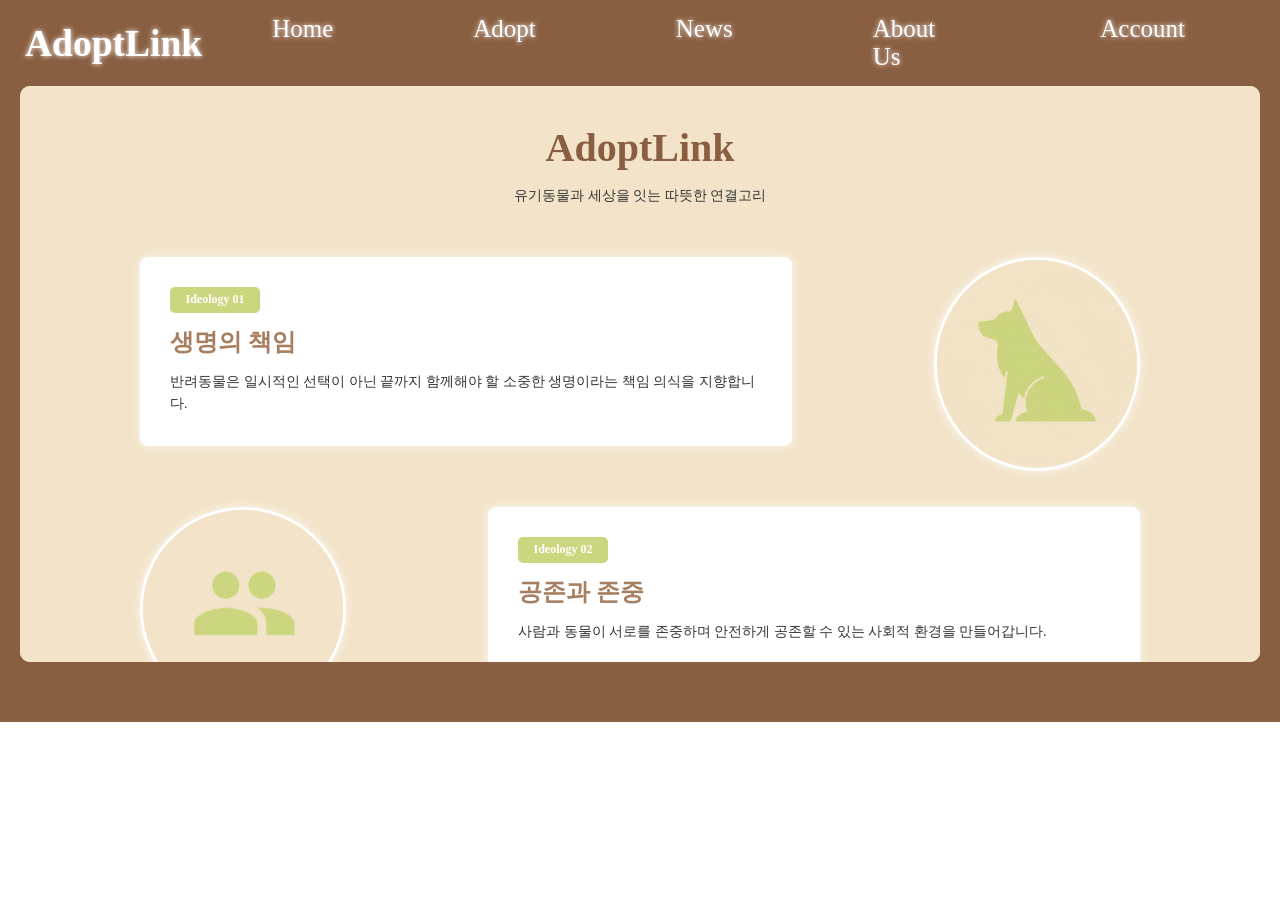
<file: html/index.html>
<!doctype html>
<html lang="en">
  <head>
    <meta charset="UTF-8" />
    <meta name="viewport" content="width=device-width, initial-scale=1.0" />
    <title>AdoptLink</title>
    <link rel="stylesheet" href="../css/index.css" />
  </head>
  <body>
    <header>
      <a class="header-a" href="index.html"><h2>AdoptLink</h2></a>
      <nav>
        <ul>
          <li><a class="header-a" target="iframe" href="home.html">Home</a></li>
          <li>
            <a class="header-a" target="iframe" href="adopt1.html">Adopt</a>
          </li>
          <li><a class="header-a" target="iframe" href="news.html">News</a></li>
          <li>
            <a class="header-a" target="iframe" href="about_us.html">About Us</a>
          </li>
          <li>
            <a class="header-a" target="iframe" href="account_signin.html">Account</a>
          </li>
        </ul>
      </nav>
    </header>
    <main>
      <div id="main-box">
        <iframe name="iframe" src="home.html" seamless></iframe>
      </div>
    </main>
    <footer></footer>
  </body>
</html>
</file>
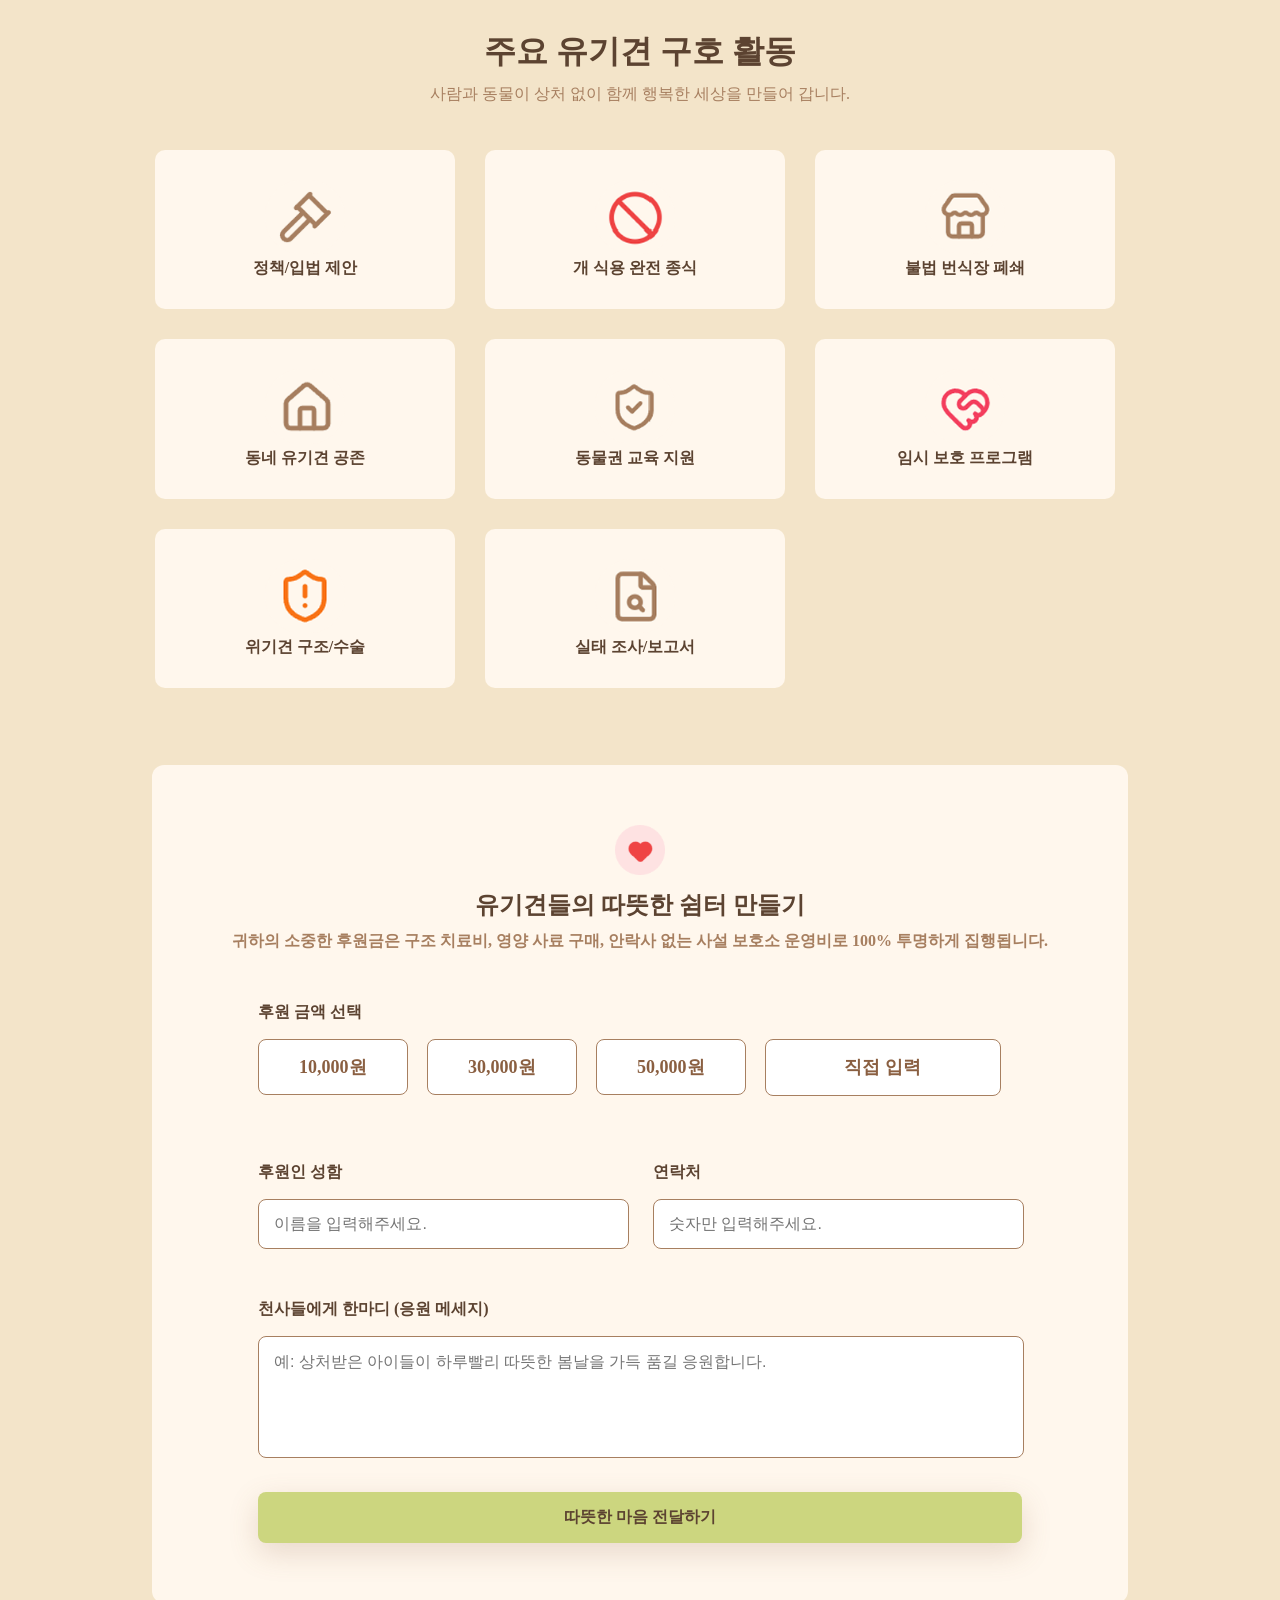
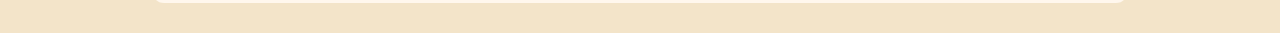
<file: html/about_us.html>
<!doctype html>
<html lang="en">
  <head>
    <meta charset="UTF-8" />
    <meta name="viewport" content="width=device-width, initial-scale=1.0" />
    <title>About Us</title>
    <link rel="stylesheet" href="../css/about_us.css" />
    <link rel="stylesheet" href="../css/scroll.css" />
  </head>
  <body>
    <div id="title-container">
      <h1>주요 유기견 구호 활동</h1>
      <p>사람과 동물이 상처 없이 함께 행복한 세상을 만들어 갑니다.</p>
    </div>
    <div id="campaign-container">
      <div class="campaign-box">
        <div class="campaign">
          <img src="../media/about_us/campaign1.png" alt="campaign1" />
          <p>정책/입법 제안</p>
        </div>
        <div class="campaign">
          <img src="../media/about_us/campaign2.png" alt="campaign2" />
          <p>개 식용 완전 종식</p>
        </div>
        <div class="campaign">
          <img src="../media/about_us/campaign3.png" alt="campaign3" />
          <p>불법 번식장 폐쇄</p>
        </div>
      </div>
      <div class="campaign-box">
        <div class="campaign">
          <img src="../media/about_us/campaign4.png" alt="campaign4" />
          <p>동네 유기견 공존</p>
        </div>
        <div class="campaign">
          <img src="../media/about_us/campaign5.png" alt="campaign5" />
          <p>동물권 교육 지원</p>
        </div>
        <div class="campaign">
          <img src="../media/about_us/campaign6.png" alt="campaign6" />
          <p>임시 보호 프로그램</p>
        </div>
      </div>
      <div class="campaign-box">
        <div class="campaign">
          <img src="../media/about_us/campaign7.png" alt="campaign7" />
          <p>위기견 구조/수술</p>
        </div>
        <div class="campaign">
          <img src="../media/about_us/campaign8.png" alt="campaign8" />
          <p>실태 조사/보고서</p>
        </div>
      </div>
    </div>
    <div id="support-container">
      <div id="support-content">
        <img src="/media/about_us/support.png" alt="support" />
        <h2>유기견들의 따뜻한 쉼터 만들기</h2>
        <p>
          귀하의 소중한 후원금은 구조 치료비, 영양 사료 구매, 안락사 없는 사설
          보호소 운영비로 100% 투명하게 집행됩니다.
        </p>
      </div>
      <form method="method" action="" id="support-donation">
        <p>후원 금액 선택</p>
        <div id="support-ammount">
          <input
            type="radio"
            id="donation1"
            name="donation"
            class="hidden-checkbox"
          />
          <label for="donation1"> 10,000원 </label>
          <input
            type="radio"
            id="donation2"
            name="donation"
            class="hidden-checkbox"
          />
          <label for="donation2"> 30,000원 </label>
          <input
            type="radio"
            id="donation3"
            name="donation"
            class="hidden-checkbox"
          />
          <label for="donation3"> 50,000원 </label>

          <input
            type="radio"
            id="donation4"
            name="donation"
            class="hidden-checkbox"
          />
          <label for="donation4">
            <input type="text" placeholder="직접 입력" />
          </label>
        </div>
        <div class="support-user-info">
          <label for="name">후원인 성함</label>
          <input type="text" id="name" placeholder="이름을 입력해주세요." />
        </div>
        <div class="support-user-info">
          <label for="phone-number">연락처</label>
          <input
            type="text"
            id="phone-number"
            placeholder="숫자만 입력해주세요."
          />
        </div>
        <div id="support-message">
          <label for="message">천사들에게 한마디 (응원 메세지)</label>
          <textarea
            id="message"
            placeholder="예: 상처받은 아이들이 하루빨리 따뜻한 봄날을 가득 품길 응원합니다."
          ></textarea>
        </div>
        <input type="submit" value="따뜻한 마음 전달하기" />
      </form>
    </div>
  </body>
</html>
</file>
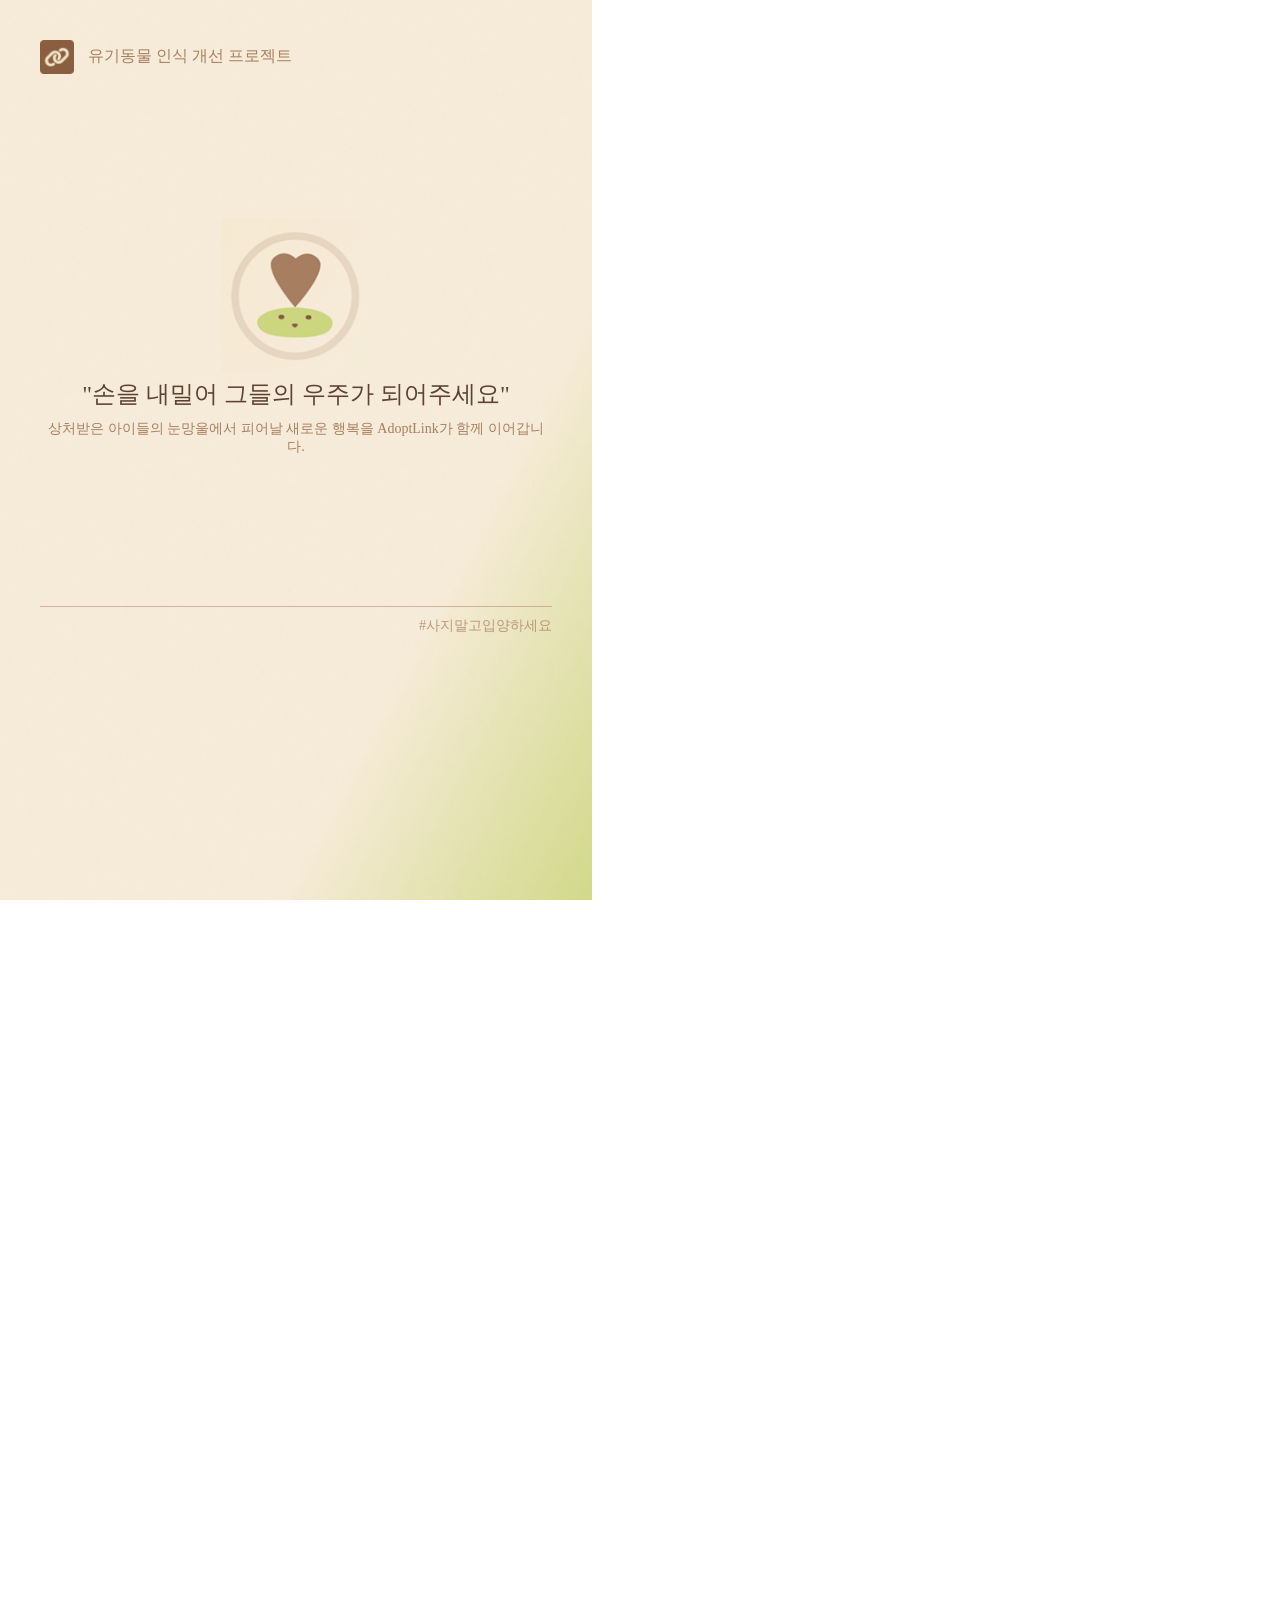
<file: html/account.html>
<!doctype html>
<html lang="en">
  <head>
    <meta charset="UTF-8" />
    <meta name="viewport" content="width=device-width, initial-scale=1.0" />
    <title>Account</title>
    <link rel="stylesheet" href="../css/account.css" />
  </head>
  <body>
    <div id="left" class="container">
      <div id="content1">
        <img src="../media//account/chain-icon.png" alt="chain-icon" />
        <p>유기동물 인식 개선 프로젝트</p>
      </div>
      <div id="content2">
        <img src="../media/account/love-icon.png" alt="love-icon" />
        <h2>"손을 내밀어 그들의 우주가 되어주세요"</h2>
        <p>
          상처받은 아이들의 눈망울에서 피어날 새로운 행복을 AdoptLink가 함께
          이어갑니다.
        </p>
      </div>
      <div id="content3">
        <p>#사지말고입양하세요</p>
      </div>
    </div>
    <div id="right" class="container">
      <div id="center-box">
        <div id="title">
          <div>WELCOME TO ADOPTLINK</div>
          <h1>반갑습니다!</h1>
          <p>
            입양 대기 중인 아이들에게 따뜻한 내일을 선물하기 위한 여정을
            시작하세요.
          </p>
        </div>
        <div id="bar">
          <a href="">
            <img
              src="../media/account/white-signin-icon.png"
              alt="white-signin-icon"
            />
            로그인
          </a>
          <a href="">
            <img
              src="../media/account/brown-signup-icon.png"
              alt="brown-signup-icon"
            />
            회원가입
          </a>
        </div>
        <form method="method" action="">
          <p>이메일 주소</p>
          <div class="input-box">
            <img src="../media/account/email-icon.png" alt="" />
            <input type="email" id="email" placeholder="adopt@example.com" />
          </div>
          <p>비밀번호</p>
          <div class="input-box">
            <img src="../media/account/pw-icon.png" alt="" />
            <input type="password" id="password" placeholder="*" />
          </div>
          <input type="submit" value="AdoptLink 로그인" />
        </form>
      </div>
    </div>
  </body>
</html>
</file>
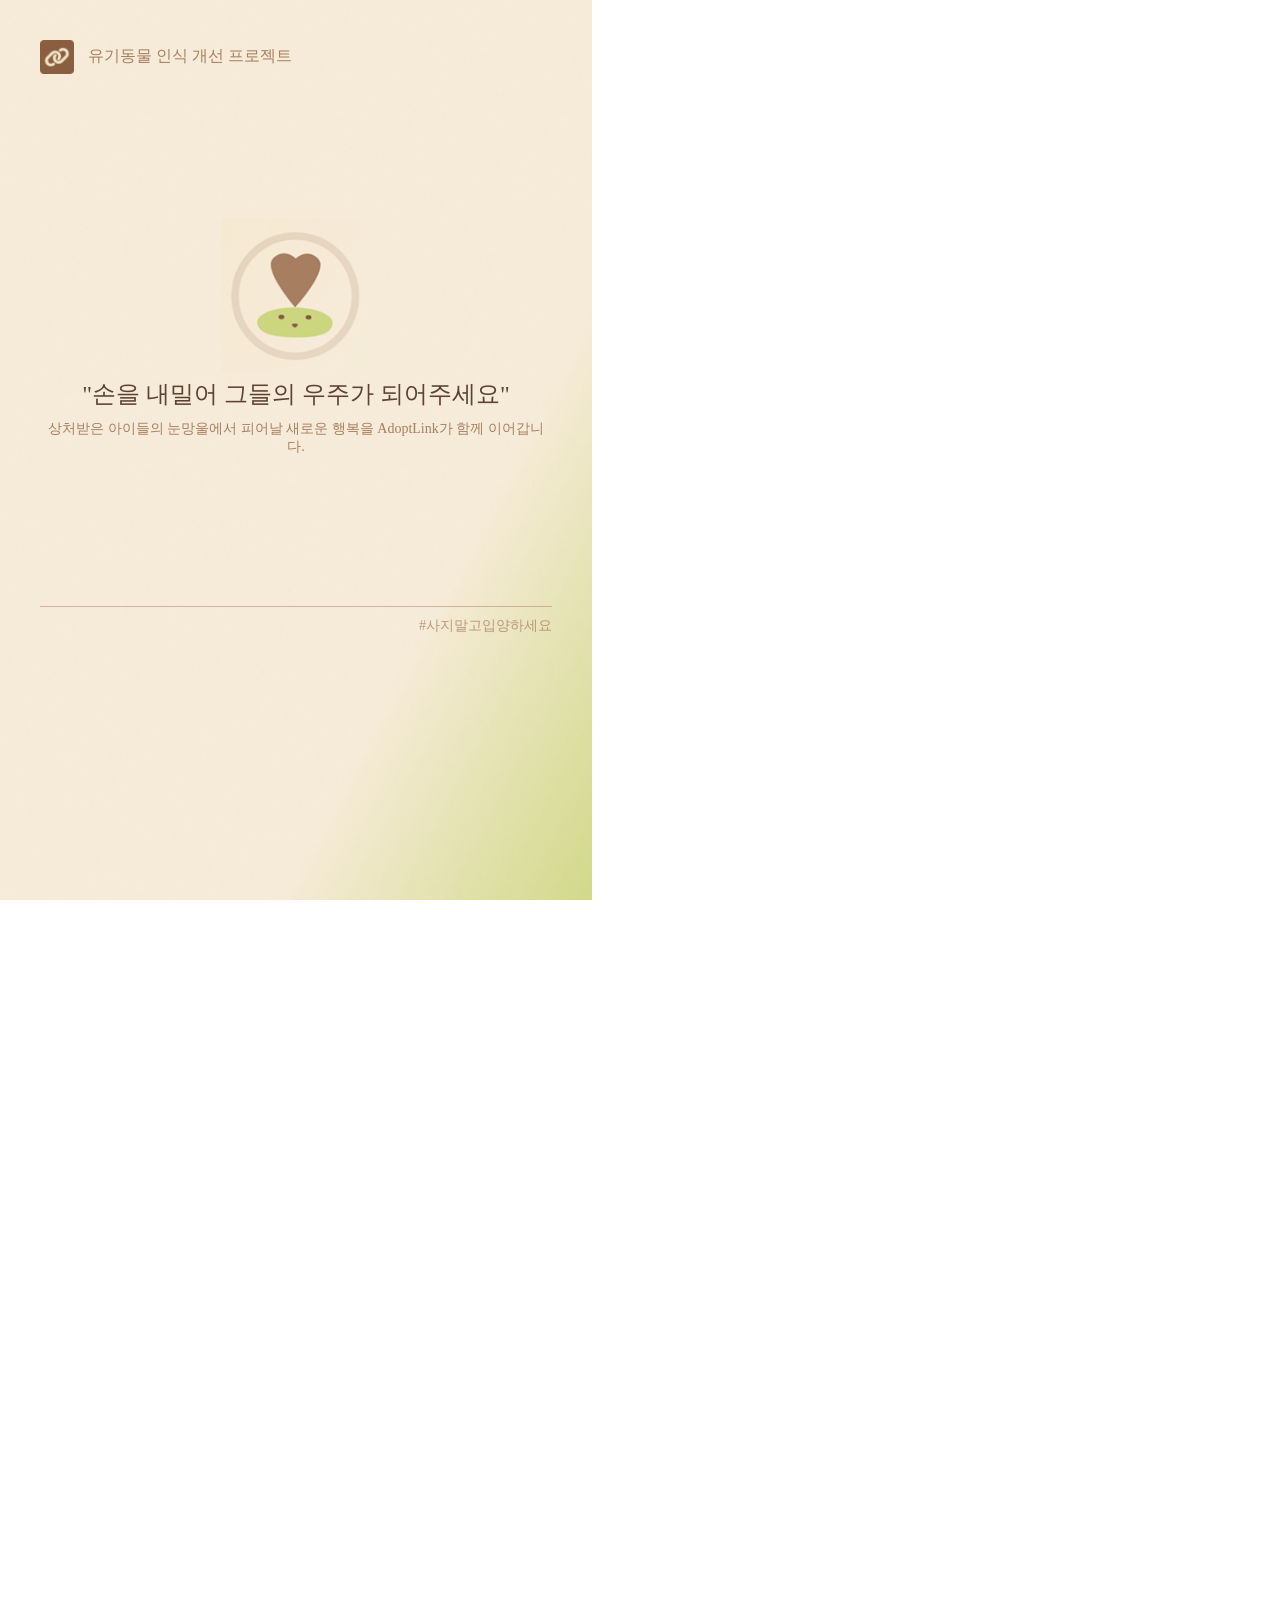
<file: html/account_signin.html>
<!doctype html>
<html lang="en">
  <head>
    <meta charset="UTF-8" />
    <meta name="viewport" content="width=device-width, initial-scale=1.0" />
    <title>Account</title>
    <link rel="stylesheet" href="../css/account.css" />
    <link rel="stylesheet" href="../css/account_signin.css" />
  </head>
  <body>
    <div id="left" class="container">
      <div id="content1">
        <img src="../media//account/chain-icon.png" alt="chain-icon" />
        <p>유기동물 인식 개선 프로젝트</p>
      </div>
      <div id="content2">
        <img src="../media/account/love-icon.png" alt="love-icon" />
        <h2>"손을 내밀어 그들의 우주가 되어주세요"</h2>
        <p>
          상처받은 아이들의 눈망울에서 피어날 새로운 행복을 AdoptLink가 함께
          이어갑니다.
        </p>
      </div>
      <div id="content3">
        <p>#사지말고입양하세요</p>
      </div>
    </div>
    <div id="right" class="container">
      <div id="center-box">
        <div id="title">
          <div>WELCOME TO ADOPTLINK</div>
          <h1>반갑습니다!</h1>
          <p>
            입양 대기 중인 아이들에게 따뜻한 내일을 선물하기 위한 여정을
            시작하세요.
          </p>
        </div>
        <div id="bar">
          <a href="account_signin.html">
            <img
              src="../media/account/white-signin-icon.png"
              alt="white-signin-icon"
            />
            로그인
          </a>
          <a href="account_signup.html">
            <img
              src="../media/account/brown-signup-icon.png"
              alt="brown-signup-icon"
            />
            회원가입
          </a>
        </div>
        <form method="method" action="">
          <p>이메일 주소</p>
          <div class="input-box">
            <img src="../media/account/email-icon.png" alt="email-icon" />
            <input type="email" placeholder="adopt@example.com" />
          </div>
          <p>비밀번호</p>
          <div class="input-box">
            <img src="../media/account/pw-icon.png" alt="pw-icon" />
            <input type="password" placeholder="********" />
          </div>
          <input type="submit" value="AdoptLink 로그인" />
        </form>
      </div>
    </div>
  </body>
</html>
</file>
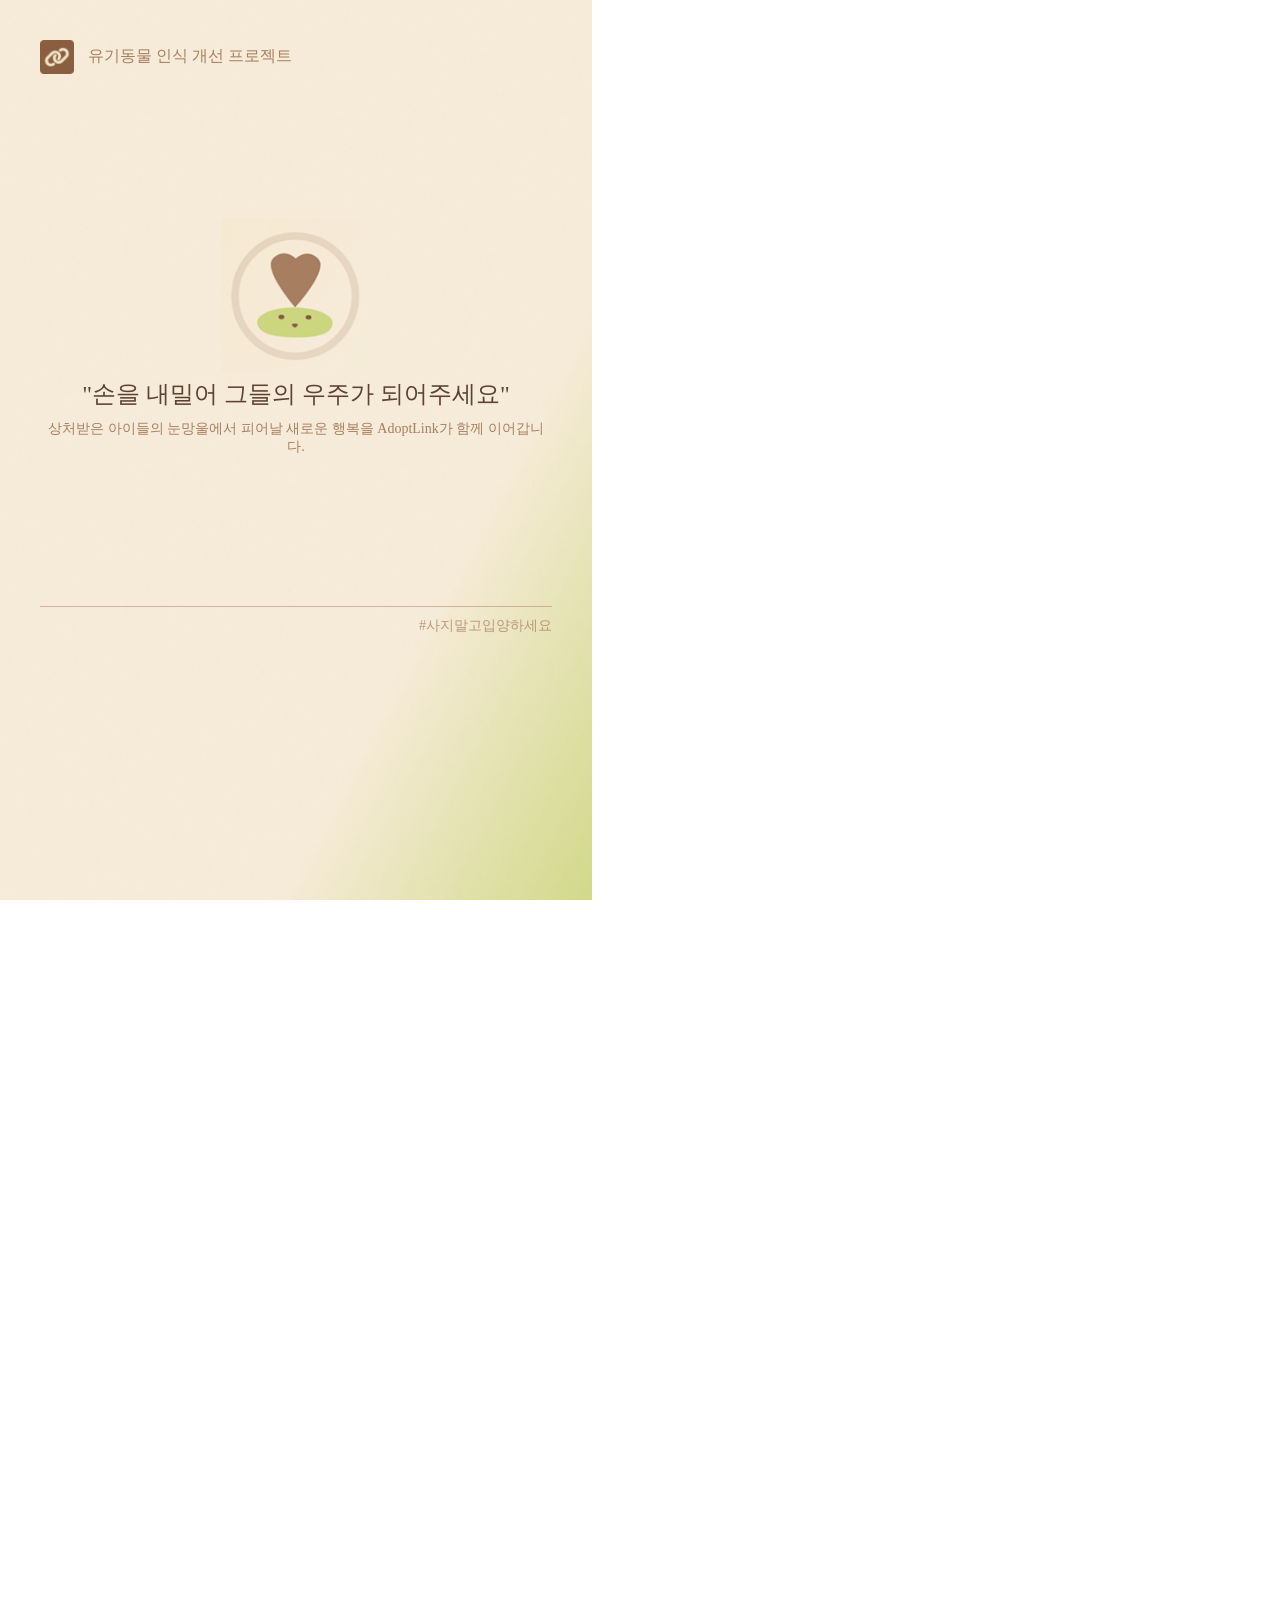
<file: html/account_signup.html>
<!doctype html>
<html lang="en">
  <head>
    <meta charset="UTF-8" />
    <meta name="viewport" content="width=device-width, initial-scale=1.0" />
    <title>Account</title>
    <link rel="stylesheet" href="../css/account.css" />
    <link rel="stylesheet" href="../css/account_signup.css" />
  </head>
  <body>
    <div id="left" class="container">
      <div id="content1">
        <img src="../media//account/chain-icon.png" alt="chain-icon" />
        <p>유기동물 인식 개선 프로젝트</p>
      </div>
      <div id="content2">
        <img src="../media/account/love-icon.png" alt="love-icon" />
        <h2>"손을 내밀어 그들의 우주가 되어주세요"</h2>
        <p>
          상처받은 아이들의 눈망울에서 피어날 새로운 행복을 AdoptLink가 함께
          이어갑니다.
        </p>
      </div>
      <div id="content3">
        <p>#사지말고입양하세요</p>
      </div>
    </div>
    <div id="right" class="container">
      <div id="center-box">
        <div id="title">
          <div>WELCOME TO ADOPTLINK</div>
          <h1>반갑습니다!</h1>
          <p>
            입양 대기 중인 아이들에게 따뜻한 내일을 선물하기 위한 여정을
            시작하세요.
          </p>
        </div>
        <div id="bar">
          <a href="account_signin.html">
            <img
              src="../media/account/brown-signin-icon.png"
              alt="white-signin-icon"
            />
            로그인
          </a>
          <a href="account_signup.html">
            <img
              src="../media/account/white-signup-icon.png"
              alt="brown-signup-icon"
            />
            회원가입
          </a>
        </div>
        <form method="method" action="">
          <div class="abreast-box">
            <p>이름</p>
            <div class="input-box">
              <img src="../media/account/user-icon.png" alt="user-icon" />
              <input type="text" placeholder="본명" />
            </div>
          </div>
          <div class="abreast-box">
            <p>연락처</p>
            <div class="input-box">
              <img src="../media/account/phone-icon.png" alt="phone-icon" />
              <input type="text" placeholder="010-1234-5678" />
            </div>
          </div>
          <p>이메일 주소</p>
          <div class="input-box">
            <img src="../media/account/email-icon.png" alt="email-icon" />
            <input type="email" placeholder="adopt@example.com" />
          </div>
          <div class="abreast-box">
            <p>비밀번호 입력</p>
            <div class="input-box">
              <img src="../media/account/pw-icon.png" alt="pw-icon" />
              <input type="password" id="password" placeholder="8자 이상" />
            </div>
          </div>
          <div class="abreast-box">
            <p>비밀번호 확인</p>
            <div class="input-box">
              <img src="../media/account/check-icon.png" alt="check-icon" />
              <input
                type="password"
                id="password"
                placeholder="비밀번호 재입력"
              />
            </div>
          </div>
          <input type="submit" value="AdoptLink 로그인" />
        </form>
      </div>
    </div>
  </body>
</html>
</file>
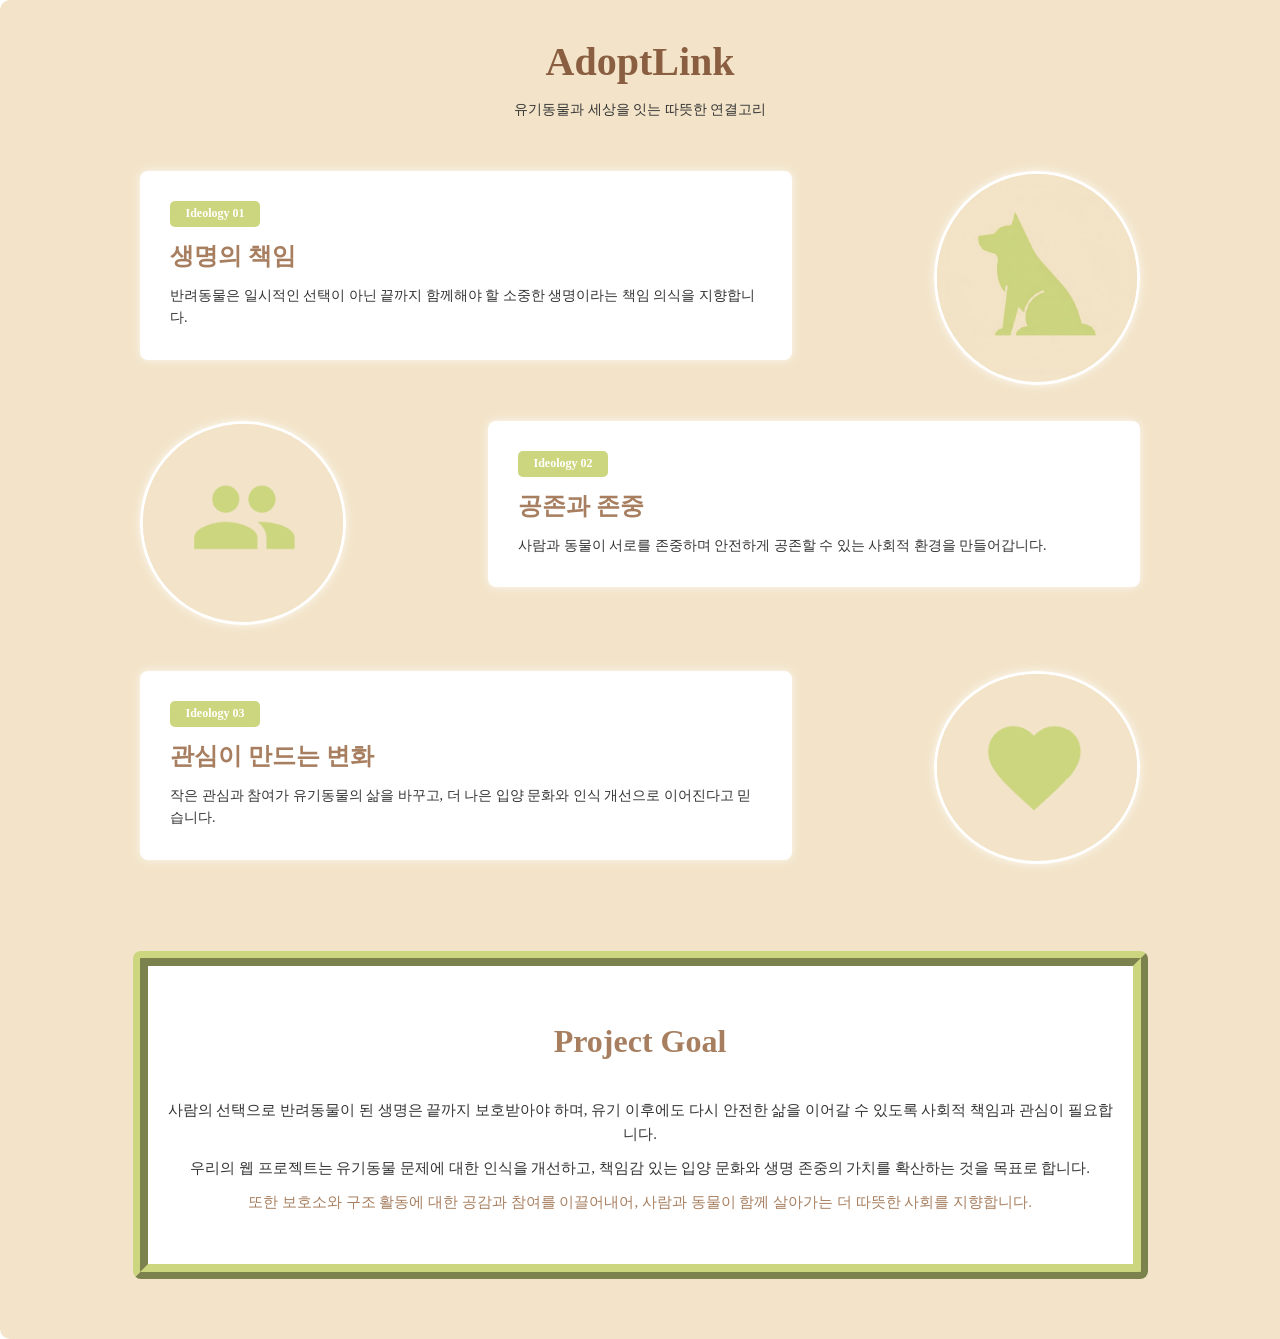
<file: html/home.html>
<!doctype html>
<html lang="en">
  <head>
    <meta charset="UTF-8" />
    <meta name="viewport" content="width=device-width, initial-scale=1.0" />
    <title>Home</title>
    <link rel="stylesheet" href="../css/home.css" />
    <link rel="stylesheet" href="../css/scroll.css" />
  </head>
  <body>
    <div id="main-container">
      <div id="title-box">
        <h1>AdoptLink</h1>
        <p>유기동물과 세상을 잇는 따뜻한 연결고리</p>
      </div>

      <section class="ideology-section">
        <div class="aim-box">
          <div>Ideology 01</div>
          <h2>생명의 책임</h2>
          <p>
            반려동물은 일시적인 선택이 아닌 끝까지 함께해야 할 소중한 생명이라는
            책임 의식을 지향합니다.
          </p>
        </div>
        <div class="img-box">
          <img src="../media/home/home1.png" alt="Ideology 01" />
        </div>
      </section>

      <section class="ideology-section">
        <div class="aim-box">
          <div>Ideology 02</div>
          <h2>공존과 존중</h2>
          <p>
            사람과 동물이 서로를 존중하며 안전하게 공존할 수 있는 사회적 환경을
            만들어갑니다.
          </p>
        </div>
        <div class="img-box">
          <img src="../media/home/home2.png" alt="Ideology 02" />
        </div>
      </section>

      <section class="ideology-section">
        <div class="aim-box">
          <div>Ideology 03</div>
          <h2>관심이 만드는 변화</h2>
          <p>
            작은 관심과 참여가 유기동물의 삶을 바꾸고, 더 나은 입양 문화와 인식
            개선으로 이어진다고 믿습니다.
          </p>
        </div>
        <div class="img-box">
          <img src="../media/home/home3.png" alt="Ideology 03" />
        </div>
      </section>

      <section id="goal-section">
        <h2>Project Goal</h2>
        <div>
          <p>
            사람의 선택으로 반려동물이 된 생명은 끝까지 보호받아야 하며, 유기
            이후에도 다시 안전한 삶을 이어갈 수 있도록 사회적 책임과 관심이
            필요합니다.
          </p>
          <p>
            우리의 웹 프로젝트는 유기동물 문제에 대한 인식을 개선하고, 책임감
            있는 입양 문화와 생명 존중의 가치를 확산하는 것을 목표로 합니다.
          </p>
          <p>
            또한 보호소와 구조 활동에 대한 공감과 참여를 이끌어내어, 사람과
            동물이 함께 살아가는 더 따뜻한 사회를 지향합니다.
          </p>
        </div>
      </section>
    </div>
  </body>
</html>
</file>
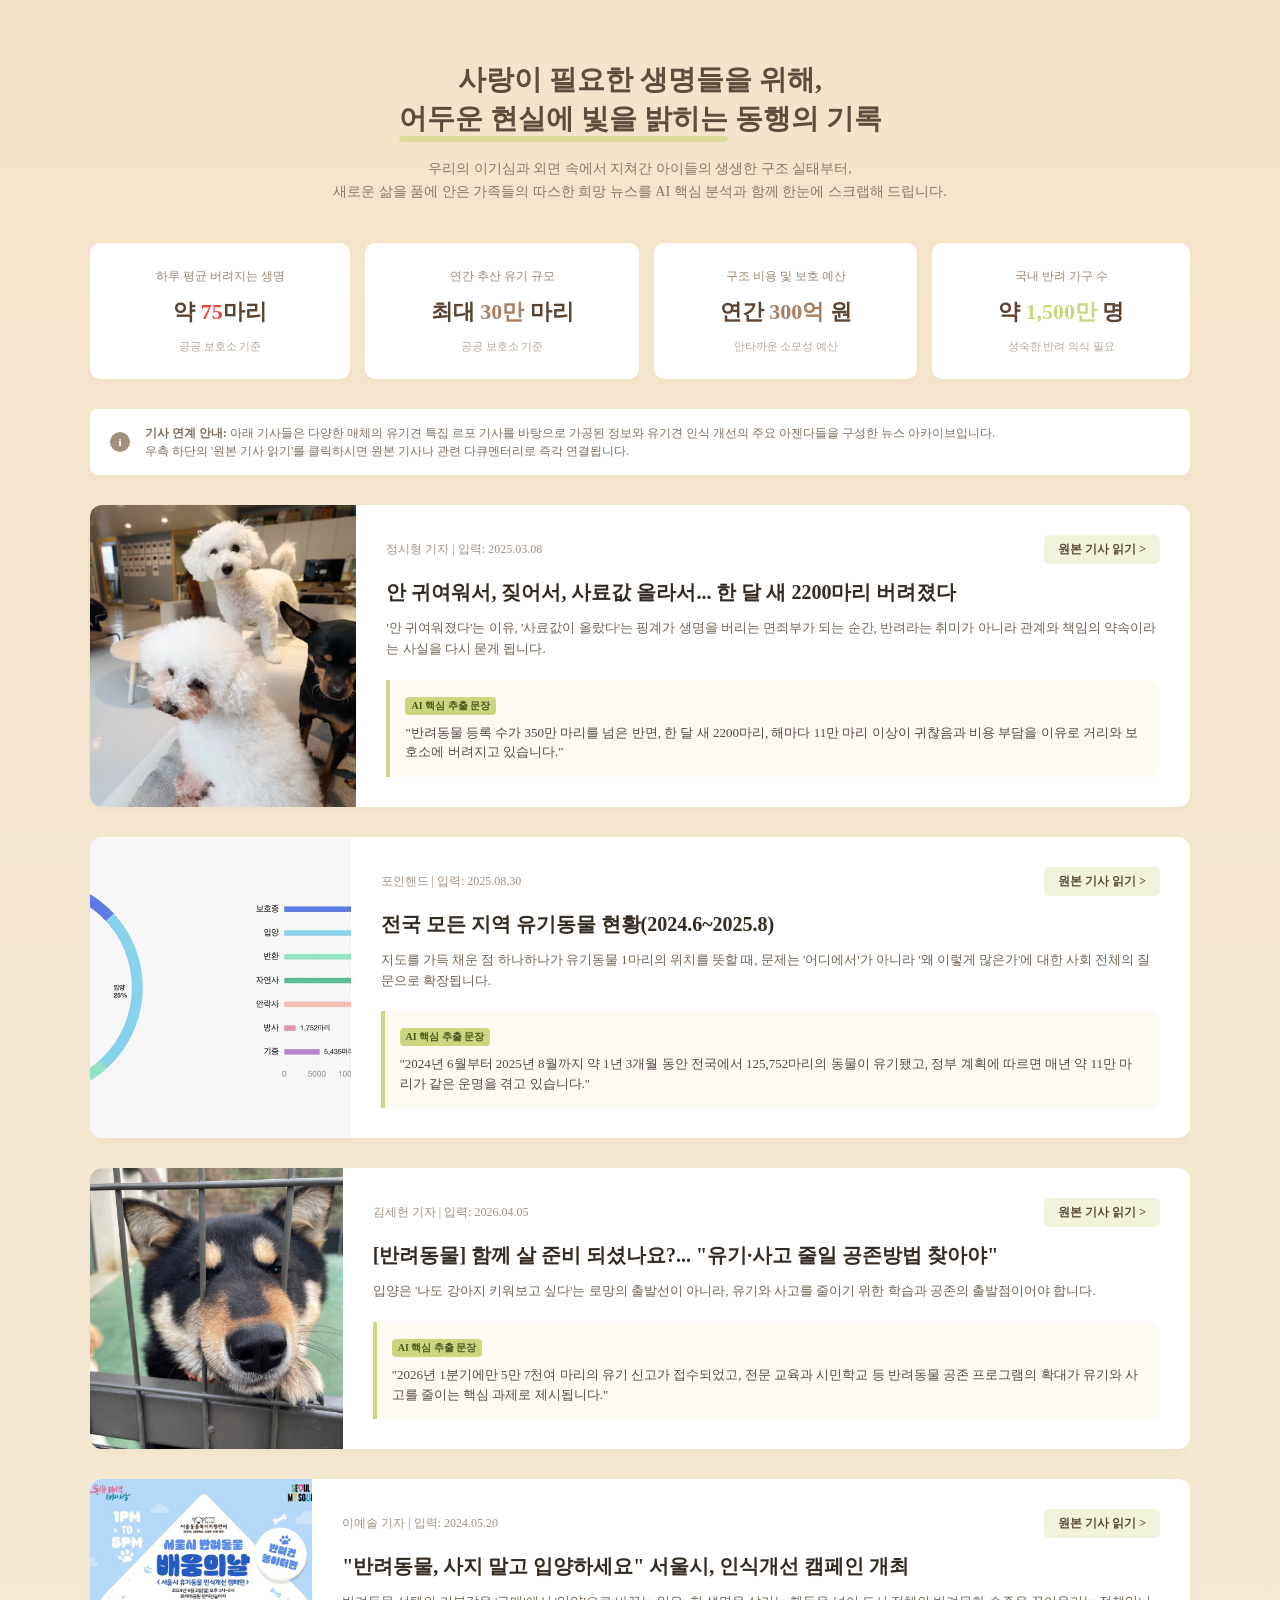
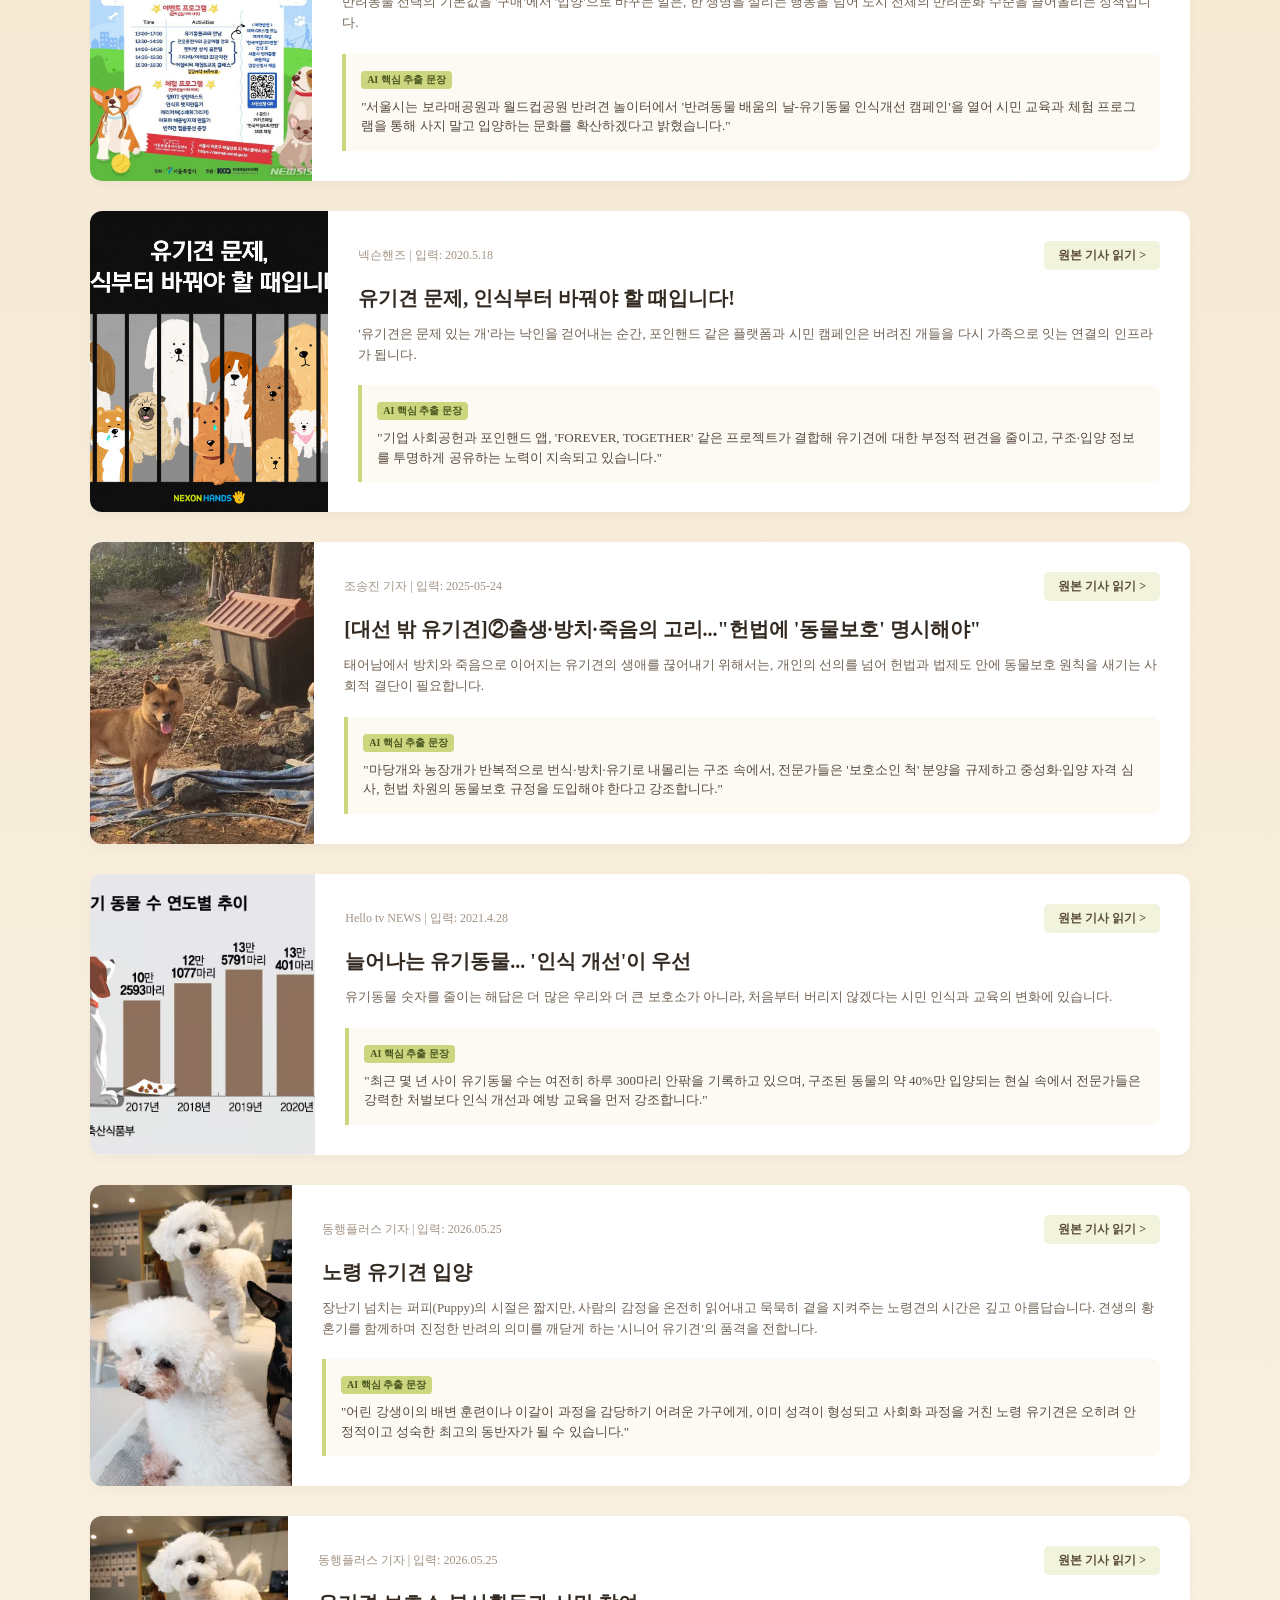
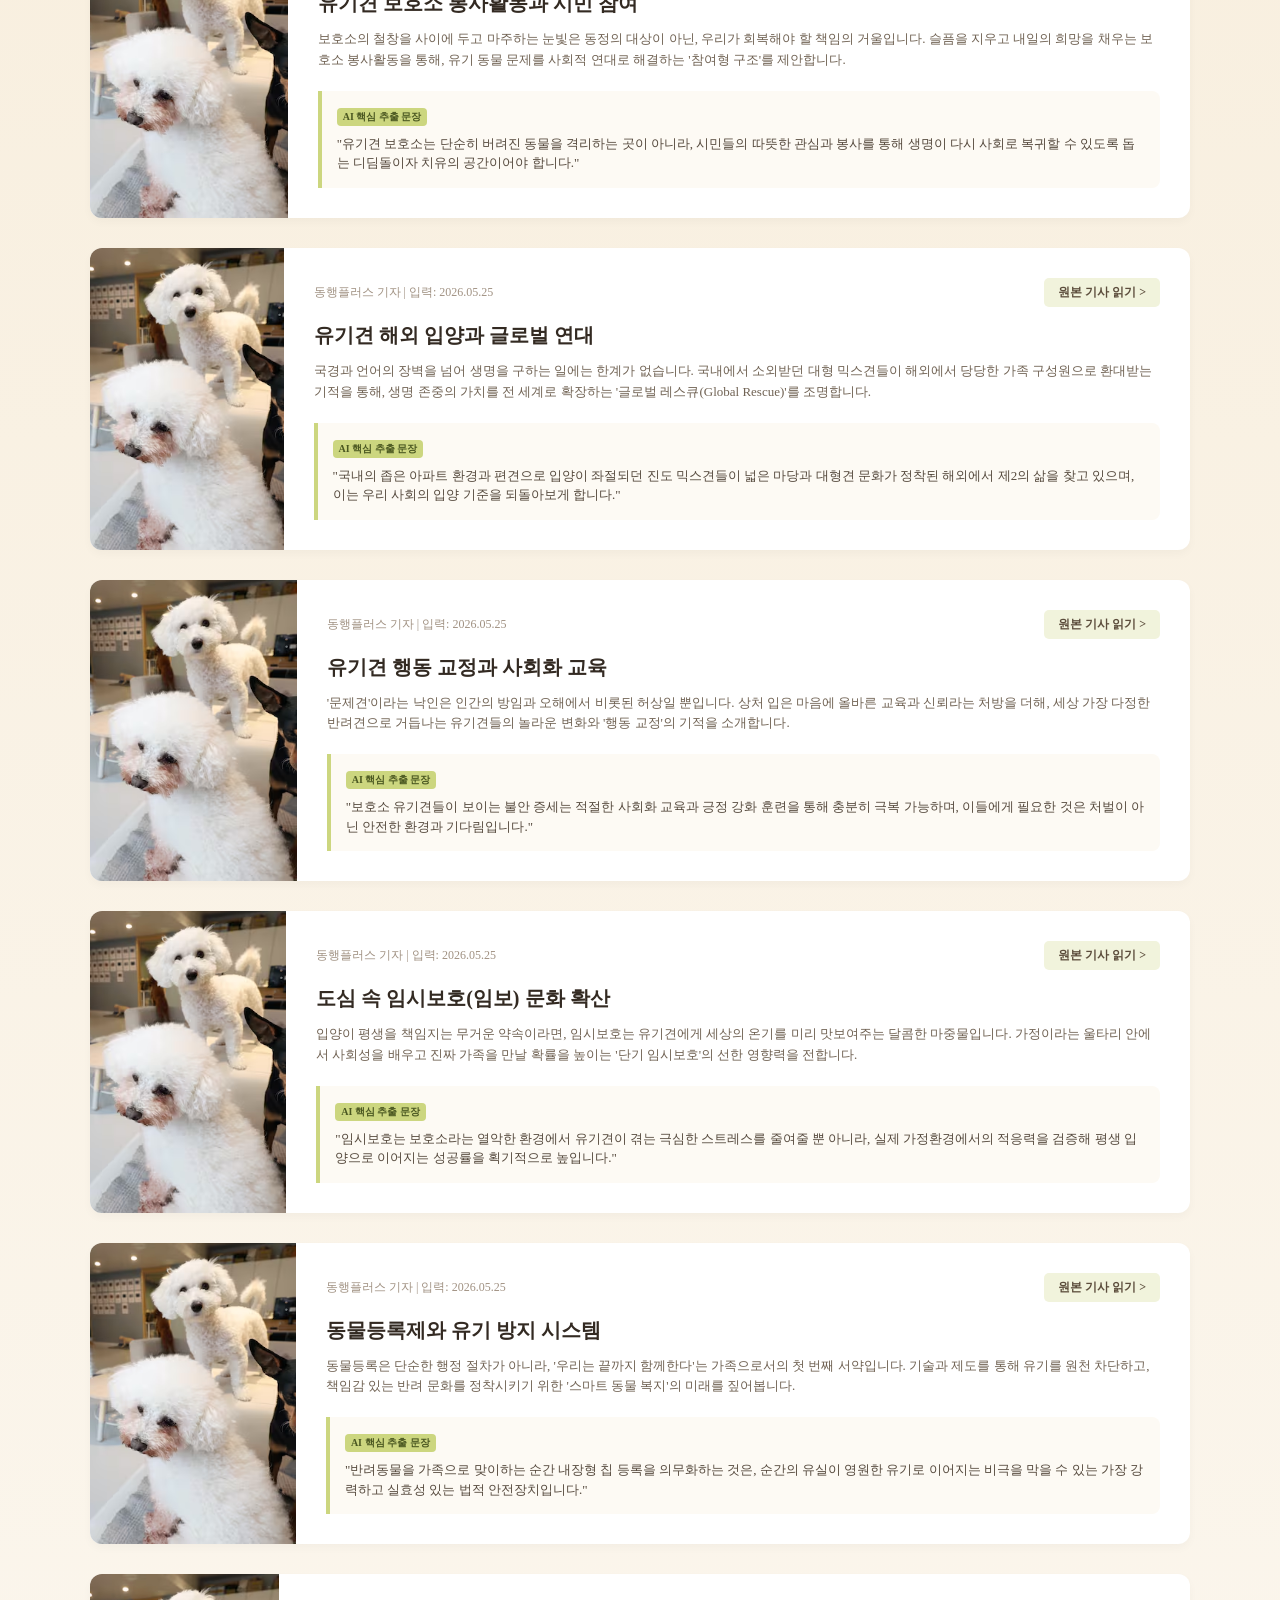
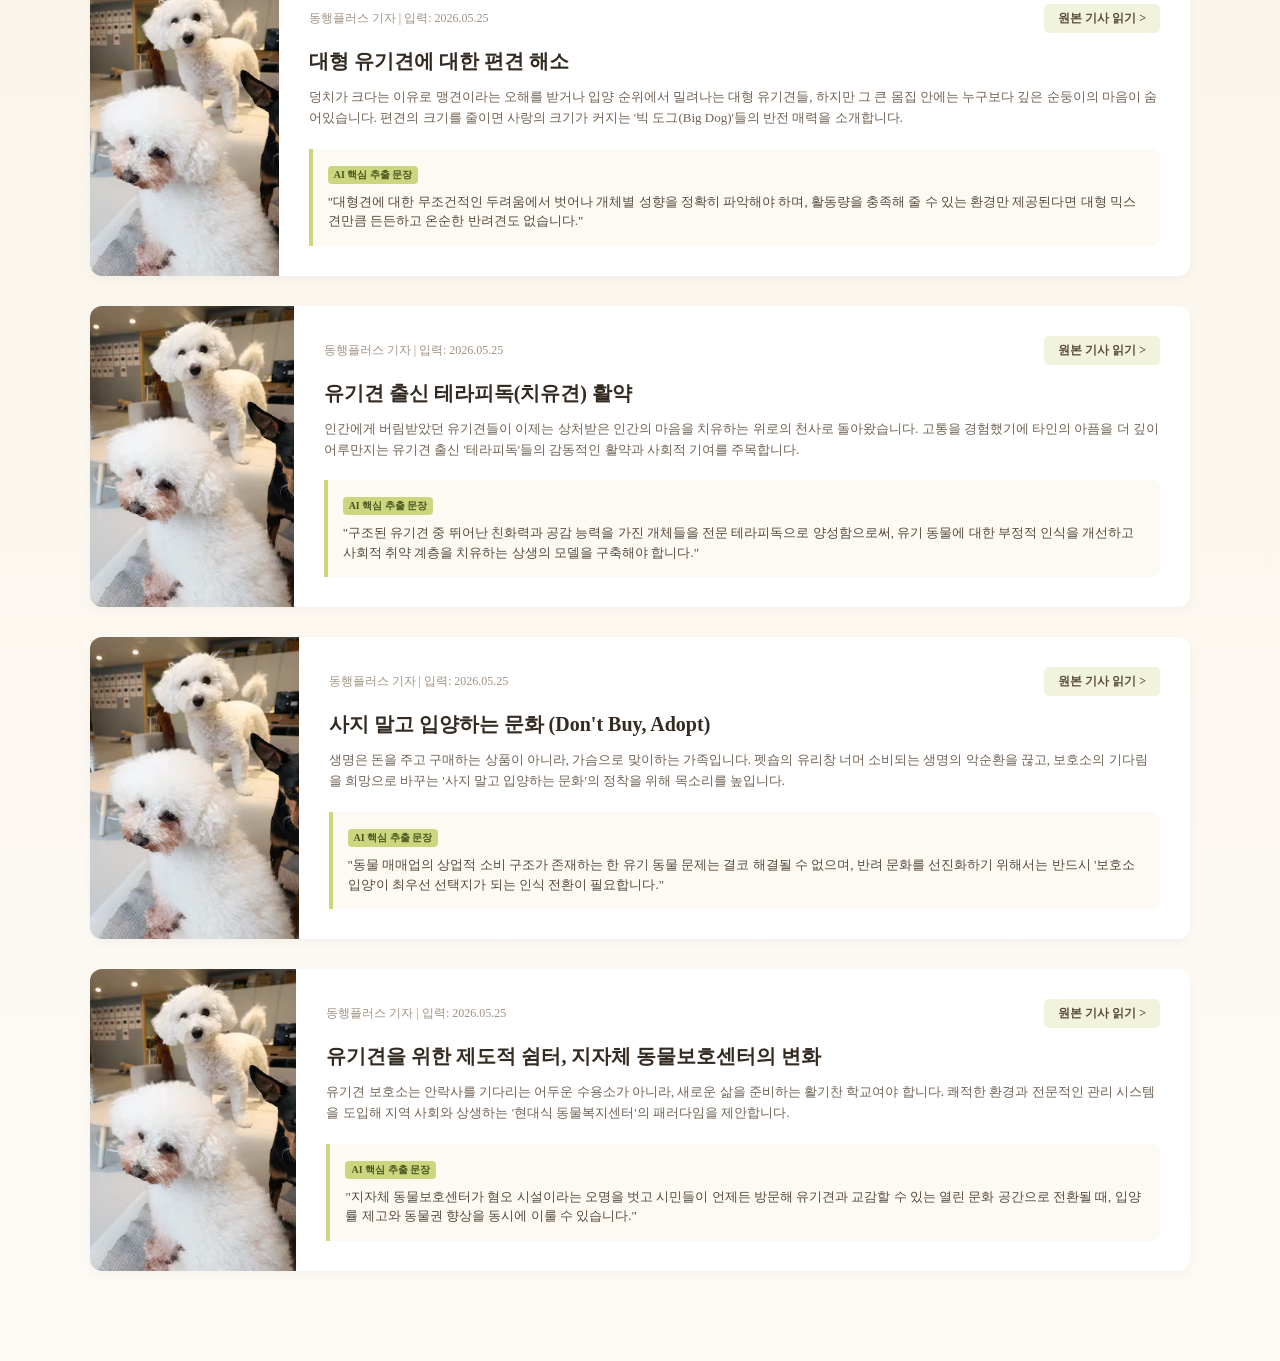
<file: html/news.html>
<!doctype html>
<html lang="ko">
  <head>
    <meta charset="UTF-8" />
    <meta name="viewport" content="width=device-width, initial-scale=1.0" />
    <title>동행의 기록</title>
    <link rel="stylesheet" href="../css/news.css" />
    <link rel="stylesheet" href="../css/scroll.css" />
  </head>
  <body>
    <div class="container">
      <header class="header">
        <h1>
          사랑이 필요한 생명들을 위해,<br /><span class="highlight"
            >어두운 현실에 빛을 밝히는
          </span>
          동행의 기록
        </h1>
        <p class="subtitle">
          우리의 이기심과 외면 속에서 지쳐간 아이들의 생생한 구조 실태부터,<br />
          새로운 삶을 품에 안은 가족들의 따스한 희망 뉴스를 AI 핵심 분석과 함께
          한눈에 스크랩해 드립니다.
        </p>
      </header>

      <section class="stats-container">
        <div class="stat-card">
          <p class="card-title">하루 평균 버려지는 생명</p>
          <p class="card-value">
            약 <span style="color: #ef4444">75</span>마리
          </p>
          <p class="card-footer">공공 보호소 기준</p>
        </div>
        <div class="stat-card">
          <p class="card-title">연간 추산 유기 규모</p>
          <p class="card-value">
            최대 <span style="color: #a77f60">30만</span> 마리
          </p>
          <p class="card-footer">공공 보호소 기준</p>
        </div>
        <div class="stat-card">
          <p class="card-title">구조 비용 및 보호 예산</p>
          <p class="card-value">
            연간 <span style="color: #a77f60">300억</span> 원
          </p>
          <p class="card-footer">안타까운 소모성 예산</p>
        </div>
        <div class="stat-card">
          <p class="card-title">국내 반려 가구 수</p>
          <p class="card-value">
            약 <span style="color: #ccd67f">1,500만</span> 명
          </p>
          <p class="card-footer">성숙한 반려 의식 필요</p>
        </div>
      </section>

      <div class="info-banner">
        <span class="info-icon">i</span>
        <p>
          <strong>기사 연계 안내:</strong> 아래 기사들은 다양한 매체의 유기견
          특집 르포 기사를 바탕으로 가공된 정보와 유기견 인식 개선의 주요
          아젠다들을 구성한 뉴스 아카이브입니다. <br />우측 하단의 '원본 기사
          읽기'를 클릭하시면 원본 기사나 관련 다큐멘터리로 즉각 연결됩니다.
        </p>
      </div>

      <article class="news-card" id="dog_info">
        <div class="news-image-box">
          <img
            src="../media/news/news01.avif"
            alt="유기견 이미지"
            class="news-image"
          />
        </div>
        <div class="news-content">
          <div class="news-header">
            <span class="author-date">정시형 기자 | 입력: 2025.03.08</span>
            <a
              href="https://www.chosun.com/national/weekend/2025/03/08/MSWEMMZ5FBHDZOMURYQRYTYLGA/"
              class="btn-link"
              target="_blank"
              >원본 기사 읽기 &gt;</a
            >
          </div>
          <h2 class="news-title">
            안 귀여워서, 짖어서, 사료값 올라서... 한 달 새 2200마리 버려졌다
          </h2>
          <p class="news-desc">
            '안 귀여워졌다'는 이유, '사료값이 올랐다'는 핑계가 생명을 버리는
            면죄부가 되는 순간, 반려라는 취미가 아니라 관계와 책임의 약속이라는
            사실을 다시 묻게 됩니다.
          </p>

          <div class="ai-box">
            <span class="ai-badge">AI 핵심 추출 문장</span>
            <p class="ai-text">
              "반려동물 등록 수가 350만 마리를 넘은 반면, 한 달 새 2200마리,
              해마다 11만 마리 이상이 귀찮음과 비용 부담을 이유로 거리와
              보호소에 버려지고 있습니다."
            </p>
          </div>
        </div>
      </article>

      <article class="news-card">
        <div class="news-image-box">
          <img
            src="../media/news/news02.jpg"
            alt="전국 유기동물 현황 차트"
            class="news-image"
          />
        </div>
        <div class="news-content">
          <div class="news-header">
            <span class="author-date">포인핸드 | 입력: 2025.08.30</span>
            <a
              href="https://www.ohmynews.com/NWS_Web/View/img_pg.aspx?CNTN_CD=IE003516176"
              class="btn-link"
              target="_blank"
              >원본 기사 읽기 &gt;</a
            >
          </div>
          <h2 class="news-title">
            전국 모든 지역 유기동물 현황(2024.6~2025.8)
          </h2>
          <p class="news-desc">
            지도를 가득 채운 점 하나하나가 유기동물 1마리의 위치를 뜻할 때,
            문제는 '어디에서'가 아니라 '왜 이렇게 많은가'에 대한 사회 전체의
            질문으로 확장됩니다.
          </p>

          <div class="ai-box">
            <span class="ai-badge">AI 핵심 추출 문장</span>
            <p class="ai-text">
              "2024년 6월부터 2025년 8월까지 약 1년 3개월 동안 전국에서
              125,752마리의 동물이 유기됐고, 정부 계획에 따르면 매년 약 11만
              마리가 같은 운명을 겪고 있습니다."
            </p>
          </div>
        </div>
      </article>

      <article class="news-card">
        <div class="news-image-box">
          <img
            src="../media/news/news03.jpg"
            alt="철창 안의 유기견"
            class="news-image"
          />
        </div>
        <div class="news-content">
          <div class="news-header">
            <span class="author-date">김세헌 기자 | 입력: 2026.04.05</span>
            <a
              href="https://www.yna.co.kr/view/AKR20260403120600030"
              class="btn-link"
              target="_blank"
              >원본 기사 읽기 &gt;</a
            >
          </div>
          <h2 class="news-title">
            [반려동물] 함께 살 준비 되셨나요?... "유기·사고 줄일 공존방법
            찾아야"
          </h2>
          <p class="news-desc">
            입양은 '나도 강아지 키워보고 싶다'는 로망의 출발선이 아니라, 유기와
            사고를 줄이기 위한 학습과 공존의 출발점이어야 합니다.
          </p>

          <div class="ai-box">
            <span class="ai-badge">AI 핵심 추출 문장</span>
            <p class="ai-text">
              "2026년 1분기에만 5만 7천여 마리의 유기 신고가 접수되었고, 전문
              교육과 시민학교 등 반려동물 공존 프로그램의 확대가 유기와 사고를
              줄이는 핵심 과제로 제시됩니다."
            </p>
          </div>
        </div>
      </article>

      <article class="news-card">
        <div class="news-image-box">
          <img
            src="../media/news/news04.jpg"
            alt="서울시 반려동물 배움의 날 포스터"
            class="news-image"
          />
        </div>
        <div class="news-content">
          <div class="news-header">
            <span class="author-date">이예솔 기자 | 입력: 2024.05.20</span>
            <a
              href="https://www.newsis.com/view/NISX20240517_0002738949"
              class="btn-link"
              target="_blank"
              >원본 기사 읽기 &gt;</a
            >
          </div>
          <h2 class="news-title">
            "반려동물, 사지 말고 입양하세요" 서울시, 인식개선 캠페인 개최
          </h2>
          <p class="news-desc">
            반려동물 선택의 기본값을 '구매'에서 '입양'으로 바꾸는 일은, 한
            생명을 살리는 행동을 넘어 도시 전체의 반려문화 수준을 끌어올리는
            정책입니다.
          </p>

          <div class="ai-box">
            <span class="ai-badge">AI 핵심 추출 문장</span>
            <p class="ai-text">
              "서울시는 보라매공원과 월드컵공원 반려견 놀이터에서 '반려동물
              배움의 날-유기동물 인식개선 캠페인'을 열어 시민 교육과 체험
              프로그램을 통해 사지 말고 입양하는 문화를 확산하겠다고
              밝혔습니다."
            </p>
          </div>
        </div>
      </article>

      <article class="news-card">
        <div class="news-image-box">
          <img
            src="../media/news/news05.jfif"
            alt="유기견 인식 개선 일러스트"
            class="news-image"
          />
        </div>
        <div class="news-content">
          <div class="news-header">
            <span class="author-date">넥슨핸즈 | 입력: 2020.5.18</span>
            <a
              href="https://nexonhands.tistory.com/1181"
              class="btn-link"
              target="_blank"
              >원본 기사 읽기 &gt;</a
            >
          </div>
          <h2 class="news-title">유기견 문제, 인식부터 바꿔야 할 때입니다!</h2>
          <p class="news-desc">
            '유기견은 문제 있는 개'라는 낙인을 걷어내는 순간, 포인핸드 같은
            플랫폼과 시민 캠페인은 버려진 개들을 다시 가족으로 잇는 연결의
            인프라가 됩니다.
          </p>

          <div class="ai-box">
            <span class="ai-badge">AI 핵심 추출 문장</span>
            <p class="ai-text">
              "기업 사회공헌과 포인핸드 앱, 'FOREVER, TOGETHER' 같은 프로젝트가
              결합해 유기견에 대한 부정적 편견을 줄이고, 구조·입양 정보를
              투명하게 공유하는 노력이 지속되고 있습니다."
            </p>
          </div>
        </div>
      </article>

      <article class="news-card">
        <div class="news-image-box">
          <img
            src="../media/news/news06.webp"
            alt="시골 마당에 묶인 진돗개"
            class="news-image"
          />
        </div>
        <div class="news-content">
          <div class="news-header">
            <span class="author-date">조송진 기자 | 입력: 2025-05-24</span>
            <a
              href="https://news.nate.com/view/20250524n04428"
              class="btn-link"
              target="_blank"
              >원본 기사 읽기 &gt;</a
            >
          </div>
          <h2 class="news-title">
            [대선 밖 유기견]②출생·방치·죽음의 고리..."헌법에 '동물보호'
            명시해야"
          </h2>
          <p class="news-desc">
            태어남에서 방치와 죽음으로 이어지는 유기견의 생애를 끊어내기
            위해서는, 개인의 선의를 넘어 헌법과 법제도 안에 동물보호 원칙을
            새기는 사회적 결단이 필요합니다.
          </p>

          <div class="ai-box">
            <span class="ai-badge">AI 핵심 추출 문장</span>
            <p class="ai-text">
              "마당개와 농장개가 반복적으로 번식·방치·유기로 내몰리는 구조
              속에서, 전문가들은 '보호소인 척' 분양을 규제하고 중성화·입양 자격
              심사, 헌법 차원의 동물보호 규정을 도입해야 한다고 강조합니다."
            </p>
          </div>
        </div>
      </article>

      <article class="news-card">
        <div class="news-image-box">
          <img
            src="../media/news/news07.avif"
            alt="유기동물 추이 꺾은선 그래프"
            class="news-image"
          />
        </div>
        <div class="news-content">
          <div class="news-header">
            <span class="author-date">Hello tv NEWS | 입력: 2021.4.28</span>
            <a
              href="https://www.youtube.com/watch?v=2KgFMc_MjTA"
              class="btn-link"
              target="_blank"
              >원본 기사 읽기 &gt;</a
            >
          </div>
          <h2 class="news-title">늘어나는 유기동물... '인식 개선'이 우선</h2>
          <p class="news-desc">
            유기동물 숫자를 줄이는 해답은 더 많은 우리와 더 큰 보호소가 아니라,
            처음부터 버리지 않겠다는 시민 인식과 교육의 변화에 있습니다.
          </p>

          <div class="ai-box">
            <span class="ai-badge">AI 핵심 추출 문장</span>
            <p class="ai-text">
              "최근 몇 년 사이 유기동물 수는 여전히 하루 300마리 안팎을 기록하고
              있으며, 구조된 동물의 약 40%만 입양되는 현실 속에서 전문가들은
              강력한 처벌보다 인식 개선과 예방 교육을 먼저 강조합니다."
            </p>
          </div>
        </div>
      </article>

      <article class="news-card">
        <div class="news-image-box">
          <img
            src="../media/news/news01.avif"
            alt="노령 유기견 이미지"
            class="news-image"
          />
        </div>
        <div class="news-content">
          <div class="news-header">
            <span class="author-date">동행플러스 기자 | 입력: 2026.05.25</span>
            <a href="#" class="btn-link" target="_blank">원본 기사 읽기 &gt;</a>
          </div>
          <h2 class="news-title">노령 유기견 입양</h2>
          <p class="news-desc">
            장난기 넘치는 퍼피(Puppy)의 시절은 짧지만, 사람의 감정을 온전히
            읽어내고 묵묵히 곁을 지켜주는 노령견의 시간은 깊고 아름답습니다.
            견생의 황혼기를 함께하며 진정한 반려의 의미를 깨닫게 하는 '시니어
            유기견'의 품격을 전합니다.
          </p>

          <div class="ai-box">
            <span class="ai-badge">AI 핵심 추출 문장</span>
            <p class="ai-text">
              "어린 강생이의 배변 훈련이나 이갈이 과정을 감당하기 어려운
              가구에게, 이미 성격이 형성되고 사회화 과정을 거친 노령 유기견은
              오히려 안정적이고 성숙한 최고의 동반자가 될 수 있습니다."
            </p>
          </div>
        </div>
      </article>

      <article class="news-card">
        <div class="news-image-box">
          <img
            src="../media/news/news01.avif"
            alt="보호소 봉사활동 이미지"
            class="news-image"
          />
        </div>
        <div class="news-content">
          <div class="news-header">
            <span class="author-date">동행플러스 기자 | 입력: 2026.05.25</span>
            <a href="#" class="btn-link" target="_blank">원본 기사 읽기 &gt;</a>
          </div>
          <h2 class="news-title">유기견 보호소 봉사활동과 시민 참여</h2>
          <p class="news-desc">
            보호소의 철창을 사이에 두고 마주하는 눈빛은 동정의 대상이 아닌,
            우리가 회복해야 할 책임의 거울입니다. 슬픔을 지우고 내일의 희망을
            채우는 보호소 봉사활동을 통해, 유기 동물 문제를 사회적 연대로
            해결하는 '참여형 구조'를 제안합니다.
          </p>

          <div class="ai-box">
            <span class="ai-badge">AI 핵심 추출 문장</span>
            <p class="ai-text">
              "유기견 보호소는 단순히 버려진 동물을 격리하는 곳이 아니라,
              시민들의 따뜻한 관심과 봉사를 통해 생명이 다시 사회로 복귀할 수
              있도록 돕는 디딤돌이자 치유의 공간이어야 합니다."
            </p>
          </div>
        </div>
      </article>

      <article class="news-card">
        <div class="news-image-box">
          <img
            src="../media/news/news01.avif"
            alt="해외 입양 이미지"
            class="news-image"
          />
        </div>
        <div class="news-content">
          <div class="news-header">
            <span class="author-date">동행플러스 기자 | 입력: 2026.05.25</span>
            <a href="#" class="btn-link" target="_blank">원본 기사 읽기 &gt;</a>
          </div>
          <h2 class="news-title">유기견 해외 입양과 글로벌 연대</h2>
          <p class="news-desc">
            국경과 언어의 장벽을 넘어 생명을 구하는 일에는 한계가 없습니다.
            국내에서 소외받던 대형 믹스견들이 해외에서 당당한 가족 구성원으로
            환대받는 기적을 통해, 생명 존중의 가치를 전 세계로 확장하는 '글로벌
            레스큐(Global Rescue)'를 조명합니다.
          </p>

          <div class="ai-box">
            <span class="ai-badge">AI 핵심 추출 문장</span>
            <p class="ai-text">
              "국내의 좁은 아파트 환경과 편견으로 입양이 좌절되던 진도
              믹스견들이 넓은 마당과 대형견 문화가 정착된 해외에서 제2의 삶을
              찾고 있으며, 이는 우리 사회의 입양 기준을 되돌아보게 합니다."
            </p>
          </div>
        </div>
      </article>

      <article class="news-card">
        <div class="news-image-box">
          <img
            src="../media/news/news01.avif"
            alt="행동 교정 이미지"
            class="news-image"
          />
        </div>
        <div class="news-content">
          <div class="news-header">
            <span class="author-date">동행플러스 기자 | 입력: 2026.05.25</span>
            <a href="#" class="btn-link" target="_blank">원본 기사 읽기 &gt;</a>
          </div>
          <h2 class="news-title">유기견 행동 교정과 사회화 교육</h2>
          <p class="news-desc">
            '문제견'이라는 낙인은 인간의 방임과 오해에서 비롯된 허상일 뿐입니다.
            상처 입은 마음에 올바른 교육과 신뢰라는 처방을 더해, 세상 가장
            다정한 반려견으로 거듭나는 유기견들의 놀라운 변화와 '행동 교정'의
            기적을 소개합니다.
          </p>

          <div class="ai-box">
            <span class="ai-badge">AI 핵심 추출 문장</span>
            <p class="ai-text">
              "보호소 유기견들이 보이는 불안 증세는 적절한 사회화 교육과 긍정
              강화 훈련을 통해 충분히 극복 가능하며, 이들에게 필요한 것은 처벌이
              아닌 안전한 환경과 기다림입니다."
            </p>
          </div>
        </div>
      </article>

      <article class="news-card">
        <div class="news-image-box">
          <img
            src="../media/news/news01.avif"
            alt="임시보호 이미지"
            class="news-image"
          />
        </div>
        <div class="news-content">
          <div class="news-header">
            <span class="author-date">동행플러스 기자 | 입력: 2026.05.25</span>
            <a href="#" class="btn-link" target="_blank">원본 기사 읽기 &gt;</a>
          </div>
          <h2 class="news-title">도심 속 임시보호(임보) 문화 확산</h2>
          <p class="news-desc">
            입양이 평생을 책임지는 무거운 약속이라면, 임시보호는 유기견에게
            세상의 온기를 미리 맛보여주는 달콤한 마중물입니다. 가정이라는 울타리
            안에서 사회성을 배우고 진짜 가족을 만날 확률을 높이는 '단기
            임시보호'의 선한 영향력을 전합니다.
          </p>

          <div class="ai-box">
            <span class="ai-badge">AI 핵심 추출 문장</span>
            <p class="ai-text">
              "임시보호는 보호소라는 열악한 환경에서 유기견이 겪는 극심한
              스트레스를 줄여줄 뿐 아니라, 실제 가정환경에서의 적응력을 검증해
              평생 입양으로 이어지는 성공률을 획기적으로 높입니다."
            </p>
          </div>
        </div>
      </article>

      <article class="news-card">
        <div class="news-image-box">
          <img
            src="../media/news/news01.avif"
            alt="동물등록제 이미지"
            class="news-image"
          />
        </div>
        <div class="news-content">
          <div class="news-header">
            <span class="author-date">동행플러스 기자 | 입력: 2026.05.25</span>
            <a href="#" class="btn-link" target="_blank">원본 기사 읽기 &gt;</a>
          </div>
          <h2 class="news-title">동물등록제와 유기 방지 시스템</h2>
          <p class="news-desc">
            동물등록은 단순한 행정 절차가 아니라, '우리는 끝까지 함께한다'는
            가족으로서의 첫 번째 서약입니다. 기술과 제도를 통해 유기를 원천
            차단하고, 책임감 있는 반려 문화를 정착시키기 위한 '스마트 동물
            복지'의 미래를 짚어봅니다.
          </p>

          <div class="ai-box">
            <span class="ai-badge">AI 핵심 추출 문장</span>
            <p class="ai-text">
              "반려동물을 가족으로 맞이하는 순간 내장형 칩 등록을 의무화하는
              것은, 순간의 유실이 영원한 유기로 이어지는 비극을 막을 수 있는
              가장 강력하고 실효성 있는 법적 안전장치입니다."
            </p>
          </div>
        </div>
      </article>

      <article class="news-card">
        <div class="news-image-box">
          <img
            src="../media/news/news01.avif"
            alt="대형 유기견 이미지"
            class="news-image"
          />
        </div>
        <div class="news-content">
          <div class="news-header">
            <span class="author-date">동행플러스 기자 | 입력: 2026.05.25</span>
            <a href="#" class="btn-link" target="_blank">원본 기사 읽기 &gt;</a>
          </div>
          <h2 class="news-title">대형 유기견에 대한 편견 해소</h2>
          <p class="news-desc">
            덩치가 크다는 이유로 맹견이라는 오해를 받거나 입양 순위에서 밀려나는
            대형 유기견들, 하지만 그 큰 몸집 안에는 누구보다 깊은 순둥이의
            마음이 숨어있습니다. 편견의 크기를 줄이면 사랑의 크기가 커지는 '빅
            도그(Big Dog)'들의 반전 매력을 소개합니다.
          </p>

          <div class="ai-box">
            <span class="ai-badge">AI 핵심 추출 문장</span>
            <p class="ai-text">
              "대형견에 대한 무조건적인 두려움에서 벗어나 개체별 성향을 정확히
              파악해야 하며, 활동량을 충족해 줄 수 있는 환경만 제공된다면 대형
              믹스견만큼 든든하고 온순한 반려견도 없습니다."
            </p>
          </div>
        </div>
      </article>

      <article class="news-card">
        <div class="news-image-box">
          <img
            src="../media/news/news01.avif"
            alt="테라피독 이미지"
            class="news-image"
          />
        </div>
        <div class="news-content">
          <div class="news-header">
            <span class="author-date">동행플러스 기자 | 입력: 2026.05.25</span>
            <a href="#" class="btn-link" target="_blank">원본 기사 읽기 &gt;</a>
          </div>
          <h2 class="news-title">유기견 출신 테라피독(치유견) 활약</h2>
          <p class="news-desc">
            인간에게 버림받았던 유기견들이 이제는 상처받은 인간의 마음을
            치유하는 위로의 천사로 돌아왔습니다. 고통을 경험했기에 타인의 아픔을
            더 깊이 어루만지는 유기견 출신 '테라피독'들의 감동적인 활약과 사회적
            기여를 주목합니다.
          </p>

          <div class="ai-box">
            <span class="ai-badge">AI 핵심 추출 문장</span>
            <p class="ai-text">
              "구조된 유기견 중 뛰어난 친화력과 공감 능력을 가진 개체들을 전문
              테라피독으로 양성함으로써, 유기 동물에 대한 부정적 인식을 개선하고
              사회적 취약 계층을 치유하는 상생의 모델을 구축해야 합니다."
            </p>
          </div>
        </div>
      </article>

      <article class="news-card">
        <div class="news-image-box">
          <img
            src="../media/news/news01.avif"
            alt="입양 문화 캠페인 이미지"
            class="news-image"
          />
        </div>
        <div class="news-content">
          <div class="news-header">
            <span class="author-date">동행플러스 기자 | 입력: 2026.05.25</span>
            <a href="#" class="btn-link" target="_blank">원본 기사 읽기 &gt;</a>
          </div>
          <h2 class="news-title">사지 말고 입양하는 문화 (Don't Buy, Adopt)</h2>
          <p class="news-desc">
            생명은 돈을 주고 구매하는 상품이 아니라, 가슴으로 맞이하는
            가족입니다. 펫숍의 유리창 너머 소비되는 생명의 악순환을 끊고,
            보호소의 기다림을 희망으로 바꾸는 '사지 말고 입양하는 문화'의 정착을
            위해 목소리를 높입니다.
          </p>

          <div class="ai-box">
            <span class="ai-badge">AI 핵심 추출 문장</span>
            <p class="ai-text">
              "동물 매매업의 상업적 소비 구조가 존재하는 한 유기 동물 문제는
              결코 해결될 수 없으며, 반려 문화를 선진화하기 위해서는 반드시
              '보호소 입양'이 최우선 선택지가 되는 인식 전환이 필요합니다."
            </p>
          </div>
        </div>
      </article>

      <article class="news-card">
        <div class="news-image-box">
          <img
            src="../media/news/news01.avif"
            alt="동물보호센터 이미지"
            class="news-image"
          />
        </div>
        <div class="news-content">
          <div class="news-header">
            <span class="author-date">동행플러스 기자 | 입력: 2026.05.25</span>
            <a href="#" class="btn-link" target="_blank">원본 기사 읽기 &gt;</a>
          </div>
          <h2 class="news-title">
            유기견을 위한 제도적 쉼터, 지자체 동물보호센터의 변화
          </h2>
          <p class="news-desc">
            유기견 보호소는 안락사를 기다리는 어두운 수용소가 아니라, 새로운
            삶을 준비하는 활기찬 학교여야 합니다. 쾌적한 환경과 전문적인 관리
            시스템을 도입해 지역 사회와 상생하는 '현대식 동물복지센터'의
            패러다임을 제안합니다.
          </p>

          <div class="ai-box">
            <span class="ai-badge">AI 핵심 추출 문장</span>
            <p class="ai-text">
              "지자체 동물보호센터가 혐오 시설이라는 오명을 벗고 시민들이 언제든
              방문해 유기견과 교감할 수 있는 열린 문화 공간으로 전환될 때,
              입양률 제고와 동물권 향상을 동시에 이룰 수 있습니다."
            </p>
          </div>
        </div>
      </article>
    </div>
  </body>
</html>
</file>
<file: css/index.css>
* {
  margin: 0;
  padding: 0;
}

header,
main,
footer {
  background-color: #8a5f41;
}

header {
  display: flex;
  justify-content: space-between;
  align-items: center;
  padding: 10px 0 0 25px;
  font-size: 25px;
  text-shadow: 0 0 5px #fff;
}

body {
  overflow: hidden;
}

.header-a {
  text-decoration: none;
  color: #fff;
}

nav > ul {
  list-style: none;
  display: flex;
  margin-right: 25px;
}

nav > ul > li {
  padding: 5px 70px;
  border-radius: 10px;
}

nav > ul > li:hover {
  background-color: #fff;
  text-align: center;
  box-shadow: 0px 0px 10px 0px rgba(255, 255, 255, 0.75);

  > a {
    color: #8a5f41;
  }
}

main {
  padding: 10px 20px;
}

#main-box {
  border-radius: 10px;
  background-color: #fff;
  height: 45vw;
  overflow: hidden;
}

#main-box > iframe {
  border: none;
  width: 100%;
  height: 100%;
}

footer {
  height: 50px;
}
</file>
<file: css/about_us.css>
* {
  margin: 0;
  padding: 0;
}

body {
  background-color: #f3e4c9;
  text-align: center;
  padding: 30px 100px;
}

h1,
h2 {
  color: #5c4331;
  margin-bottom: 10px;
}

#title-container {
  > p {
    color: #a77f60;
    margin-bottom: 30px;
  }
}

#campaign-container {
  width: 1000px;
  height: 600px;
  margin: 0 auto;
  margin-bottom: 30px;
}

.campaign {
  float: left;

  background-color: #fff7ed;
  color: #5c4331;
  font-weight: 700;

  padding: 30px 0;
  margin: 15px 15px;

  width: 300px;
  border-radius: 10px;

  > img {
    width: 80px;
  }
}

.campaign:nth-child(1) {
  clear: both;
}

#support-container {
  width: 916px;
  margin: 0 auto;
  padding: 30px;
  background-color: #fff7ed;
  border-radius: 12px;
}

#support-content {
  padding: 30px 0 50px 0;
  > p {
    font-weight: 600;
    color: #a77f60;
  }

  > img {
    width: 50px;
    margin-bottom: 10px;
  }
}

#support-donation {
  text-align: left;
  margin-left: 76px;

  > p {
    margin-bottom: 16px;
    font-weight: 600;
    color: #5c4331;
  }
}

#support-ammount {
  margin-bottom: 50px;
  font-size: 18px;

  .hidden-checkbox {
    display: none;
    width: 150px;
    height: 50px;
  }

  .hidden-checkbox:checked + label {
    border: 2px solid #ccd67f;
  }

  > label {
    display: inline-block;

    margin-right: 15px;
    padding: 15px 40px;

    border: 1px solid #a77f60;
    border-radius: 8px;

    background-color: #fff;
    color: #8a5f41;
    vertical-align: top;
  }

  label > input {
    text-align: center;
    width: 154px;
    height: 25px;
    border: none;

    color: #8a5f41;
    font-size: 18px;
    font-weight: 600;
  }

  label > input::placeholder {
    color: #8a5f41;
  }

  label > input:focus {
    outline: none;
  }

  label:hover,
  input:hover {
    cursor: pointer;
  }
}

label {
  display: block;
  margin-bottom: 16px;
  font-weight: 600;
  color: #5c4331;
}

.support-user-info {
  display: inline-block;
  margin-bottom: 50px;

  > input {
    font-size: 16px;

    margin-right: 20px;
    padding: 15px 15px;
    width: 339px;
    color: #333;
    background-color: #fff;

    border: 1px solid #a77f60;
    border-radius: 8px;
  }

  input:focus {
    outline: none;
    border: 2px solid #8a5f41;
  }

  > input::placeholder {
    font-size: 16px;
  }
}

#support-message {
  margin-bottom: 30px;

  > textarea {
    width: 734px;
    height: 90px;
    resize: none;

    border: 1px solid #a77f60;
    border-radius: 8px;

    padding: 15px 15px;
    color: #333;

    font-family: sans-serif;
    font-size: 16px;
  }

  > textarea:focus {
    outline: none;
    border: 2px solid #8a5f41;
  }
}

input[type="submit"] {
  width: 764px;
  padding: 15px 30px;
  margin-bottom: 30px;

  border: none;
  border-radius: 8px;

  color: #5c4331;
  background-color: #ccd67f;

  font-weight: 600;
  font-size: 16px;

  box-shadow: 0px 10px 30px 0px rgba(138, 95, 65, 0.2);
}
</file>
<file: css/scroll.css>
::-webkit-scrollbar {
  width: 20px;
}

::-webkit-scrollbar-thumb {
  background: #ccd67f;
  border-radius: 10px;
}

::-webkit-scrollbar-track {
  background: #fff;
  border: 3px solid #ccd67f;
  border-radius: 5px;
}
</file>
<file: css/account.css>
* {
  margin: 0;
  padding: 0;
}

html,
body {
  height: 100%;
  overflow: hidden;
}

.container {
  height: 100%;
}

#left {
  float: left;
  padding: 40px;
  width: 40vw;
  background-image: url(../media/account/left-background.png);
  background-size: 100% 100%;
}

#content1 {
  margin-bottom: 140px;

  > img {
    width: 34px;
  }

  > p {
    display: inline-block;
    vertical-align: top;

    font-size: 16px;
    font-weight: 500;
    color: #a77f60;

    margin-left: 10px;
    margin-top: 6px;
  }
}

#content2 {
  text-align: center;
  margin-bottom: 150px;

  img {
    width: 150px;
  }

  > h2 {
    font-weight: 400;
    color: #5c4331;
    margin-bottom: 10px;
  }

  p {
    font-size: 14px;
    color: #a77f60;
  }
}

#content3 {
  color: rgba(167, 127, 96, 0.75);
  text-align: right;
  font-size: 14px;
  border-top: 1px solid rgba(167, 127, 96, 0.5);

  > p {
    margin-top: 10px;
  }
}

#right {
  float: left;
  width: 54vw;
  padding: 50px 0;
}

#center-box {
  width: 450px;
  margin: 0 auto;
}

#title {
  margin-bottom: 50px;

  > div {
    display: inline-block;
    padding: 8px;
    margin-bottom: 10px;

    color: #ccd67f;
    background-color: rgb(241, 243, 220, 0.5);

    border-radius: 8px;

    font-weight: 500;
    font-size: 12px;
  }

  > h1 {
    margin-bottom: 10px;
    color: #5c4331;
    font-size: 28px;
  }

  > p {
    color: #8a5f41;
    font-size: 12px;
  }
}

#bar {
  margin-bottom: 50px;
  background-color: #faf4e9;
  border-radius: 8px;
  padding: 5px;
  overflow: hidden;

  > a {
    display: inline-block;
    text-align: center;
    line-height: 40px;
    height: 40px;
    width: 49%;
    border-radius: 7px;

    text-decoration: none;
    color: #8a5f41;
    font-weight: 500;
    font-size: 14px;

    > img {
      vertical-align: middle;
    }
  }
}

form {
  > p {
    margin-bottom: 10px;
    color: #8a5f41;
    font-weight: 500;
    font-size: 14px;
  }

  > input[type="submit"] {
    width: 100%;
    height: 48px;
    border: none;
    background-color: #5c4331;
    color: #fff;
    font-weight: 600;
    border-radius: 8px;
    padding: 12px 0;
  }
}

.input-box {
  background-color: #fdfaf4;
  border-radius: 8px;
  border: 1px solid #f3e4c9;

  > img {
    margin: 8px;
    vertical-align: middle;
    width: 28px;
  }

  > input {
    border: none;
    outline: none;
    background-color: inherit;
    color: #5c4331;
  }

  > input::placeholder {
    color: rgba(167, 127, 96, 0.5);
  }
}
</file>
<file: css/account_signin.css>
#bar {
  > a:first-child {
    background-color: #fff;
    box-shadow: 0px 10px 10px 0px rgba(138, 95, 65, 0.4);
  }
}

form {
  > p {
    margin-bottom: 10px;
    color: #8a5f41;
    font-weight: 500;
    font-size: 14px;
  }
}

.input-box {
  margin-bottom: 30px;

  > input {
    width: 340px;
    height: 40px;
  }
}
</file>
<file: css/account_signup.css>
#bar {
  > a:last-child {
    background-color: #fff;
    box-shadow: 0px 10px 10px 0px rgba(138, 95, 65, 0.4);
  }
}

form {
  width: 100%;
}

.abreast-box {
  display: inline-block;
  width: 218px;

  > p {
    margin-bottom: 5px;
    color: #8a5f41;
    font-weight: 500;
    font-size: 14px;
  }
}

.abreast-box:nth-child(odd) {
  margin-right: 10px;
}

.input-box {
  margin-bottom: 15px;

  > input {
    height: 40px;
  }
}
</file>
<file: css/home.css>
* {
  margin: 0;
  padding: 0;
}

#main-container {
  border-radius: 10px 0 0 10px;
  background-color: #f3e4c9;
  color: #a77f60;
  line-height: 1.6;
  padding: 30px 100px;
}

#title-box {
  text-align: center;
  margin-bottom: 50px;

  > h1 {
    font-size: 40px;
    color: #8a5f41;
    margin-bottom: 5px;
  }

  > p {
    color: #333;
    font-size: 14px;
  }
}

.ideology-section {
  height: 250px;
  width: 1000px;
  margin-left: auto;
  margin-right: auto;
}

.ideology-section:nth-of-type(even) .aim-box {
  float: right;
}

.ideology-section:nth-of-type(even) .img-box {
  float: left;
}

.aim-box {
  float: left;
  width: 37em;
  background-color: #fff;
  border-radius: 8px;
  box-shadow: 0px 0px 10px 0px rgba(255, 255, 255, 0.75);
  padding: 30px;

  > div {
    text-align: center;
    font-weight: 600;
    font-size: 12px;
    background-color: #ccd67f;
    width: 90px;
    padding: 3px 0;
    border-radius: 5px;
    color: #fff;
  }

  h2 {
    padding: 10px 0;
  }

  > p {
    color: #333;
    font-size: 14px;
  }
}

.img-box {
  float: right;
  border: 3px solid #fff;
  border-radius: 50%;
  box-shadow: 0px 0px 10px 0px rgba(255, 255, 255, 0.75);
  overflow: hidden;

  > img {
    width: 200px;
  }
}

#goal-section {
  width: 945px;
  margin: 30px auto;
  padding: 50px 20px;
  background-color: #fff;
  border: 15px ridge #ccd67f;
  border-radius: 8px;
  text-align: center;

  > h2 {
    margin-bottom: 30px;
    font-size: 2em;
  }

  > div {
    font-size: 15px;
  }

  > div > p:nth-child(n + 1):nth-child(-n + 2) {
    color: #333;
    margin-bottom: 10px;
  }
}

/* @keyframes fadeIn {
  from {
    opacity: 0;
    transform: translateY(20px);
  }
  to {
    opacity: 1;
    transform: translateY(0);
  }
}

.animate-fade {
  animation: fadeIn 1s ease-out forwards;
} */
</file>
<file: css/news.css>
* {
  margin: 0;
  padding: 0;
  box-sizing: border-box;
}

body {
  background: linear-gradient(to bottom, #f3e4c9, #fdfaf5);
  color: #5c4331;
  display: flex;
  justify-content: center;
  padding: 60px 20px;
}

.container {
  width: 100%;
  max-width: 1100px;
}

.header {
  text-align: center;
  margin-bottom: 40px;
}

.header h1 {
  font-size: 28px;
  font-weight: bold;
  color: #5c4d3c;
  line-height: 1.4;
  margin-bottom: 20px;
}

.header .highlight {
  position: relative;
  display: inline-block;
}

.header .highlight::after {
  content: "";
  position: absolute;
  left: 0;
  bottom: -4px;
  width: 100%;
  height: 6px;
  background-color: #ccd67f;
  opacity: 0.6;
  border-radius: 3px;
  z-index: -1;
}

.header .subtitle {
  font-size: 14px;
  color: #8a7968;
  line-height: 1.6;
}

.stats-container {
  display: flex;
  justify-content: space-between;
  gap: 15px;
  margin-bottom: 30px;
}

.stat-card {
  background-color: #ffffff;
  flex-grow: 1;
  padding: 25px 15px;
  border-radius: 10px;
  text-align: center;
  box-shadow: 0 4px 6px rgba(0, 0, 0, 0.02);
}

.card-title {
  font-size: 12px;
  color: #9c8874;
  margin-bottom: 12px;
}

.card-value {
  font-size: 22px;
  font-weight: bold;
  margin-bottom: 12px;
}

.card-footer {
  font-size: 11px;
  color: #b5a697;
}

.info-banner {
  background-color: #ffffff;
  border-radius: 8px;
  padding: 15px 20px;
  display: flex;
  align-items: center;
  gap: 15px;
  margin-bottom: 30px;
  box-shadow: 0 4px 6px rgba(0, 0, 0, 0.02);
}

.info-icon {
  background-color: #a3907c;
  color: #ffffff;
  width: 20px;
  height: 20px;
  border-radius: 50%;
  display: flex;
  align-items: center;
  justify-content: center;
  font-size: 11px;
  font-weight: bold;
}

.info-banner p {
  font-size: 12px;
  color: #7d6e5f;
  line-height: 1.5;
}

.news-card {
  background-color: #ffffff;
  border-radius: 12px;
  display: flex;
  overflow: hidden;
  box-shadow: 0 4px 10px rgba(0, 0, 0, 0.03);
  margin-bottom: 30px;
}

.news-image-box {
  width: 320px;
}

.news-image {
  width: 100%;
  height: 100%;
  object-fit: cover;
}

.news-content {
  flex-grow: 1;
  padding: 30px;
  display: flex;
  flex-direction: column;
}

.news-header {
  display: flex;
  justify-content: space-between;
  align-items: center;
  margin-bottom: 15px;
}

.author-date {
  font-size: 12px;
  color: #a19283;
}

.btn-link {
  font-size: 12px;
  color: #5c4d3c;
  text-decoration: none;
  background-color: #f1f3dc;
  padding: 6px 14px;
  border-radius: 5px;
  font-weight: bold;
}

.news-title {
  font-size: 20px;
  color: #332a22;
  margin-bottom: 12px;
  font-weight: bold;
}

.news-desc {
  font-size: 13px;
  color: #706253;
  line-height: 1.6;
  margin-bottom: 20px;
}

.ai-box {
  background-color: #fdfaf4;
  border-left: 4px solid #ccd67f;
  padding: 15px;
  border-radius: 0 8px 8px 0;
}

.ai-badge {
  display: inline-block;
  background-color: #ccd67f;
  color: #4a5721;
  font-size: 10px;
  font-weight: bold;
  padding: 2px 6px;
  border-radius: 4px;
  margin-bottom: 8px;
}

.ai-text {
  font-size: 13px;
  color: #55493d;
  line-height: 1.5;
}
</file>
